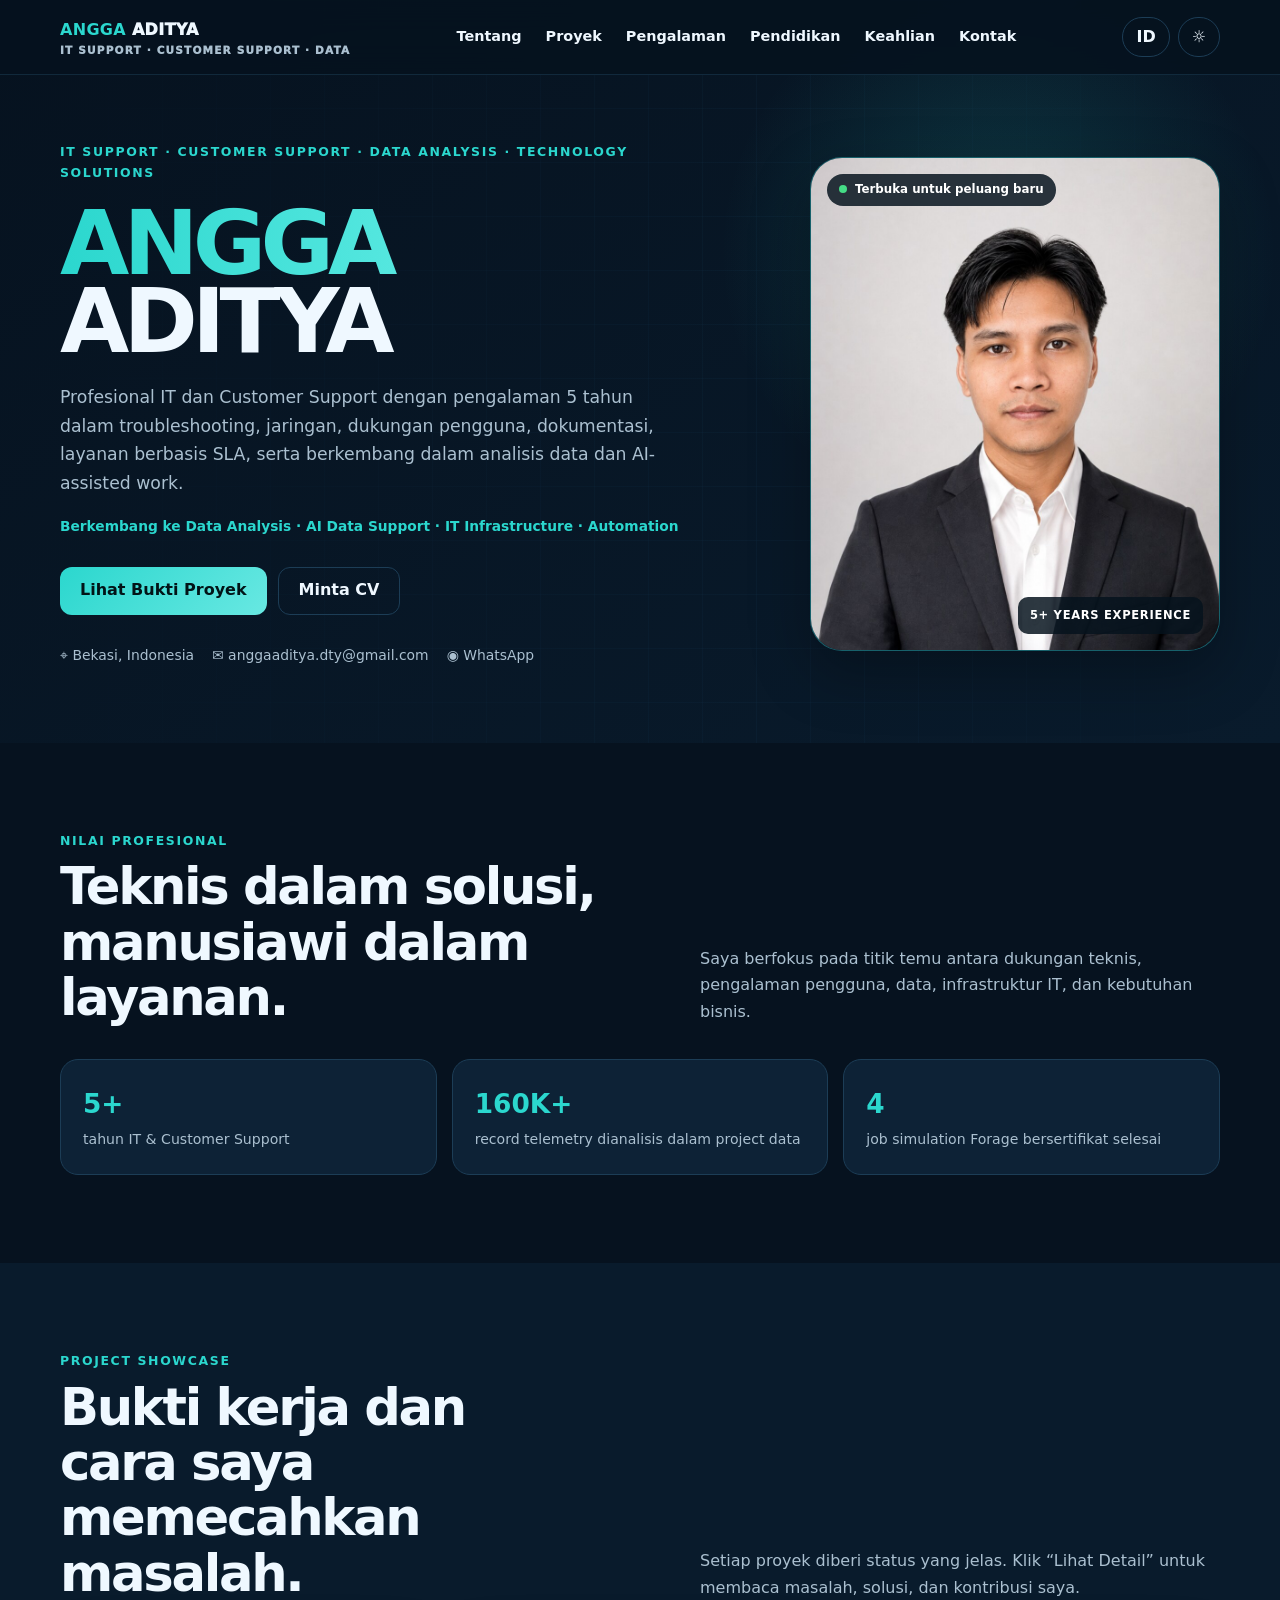
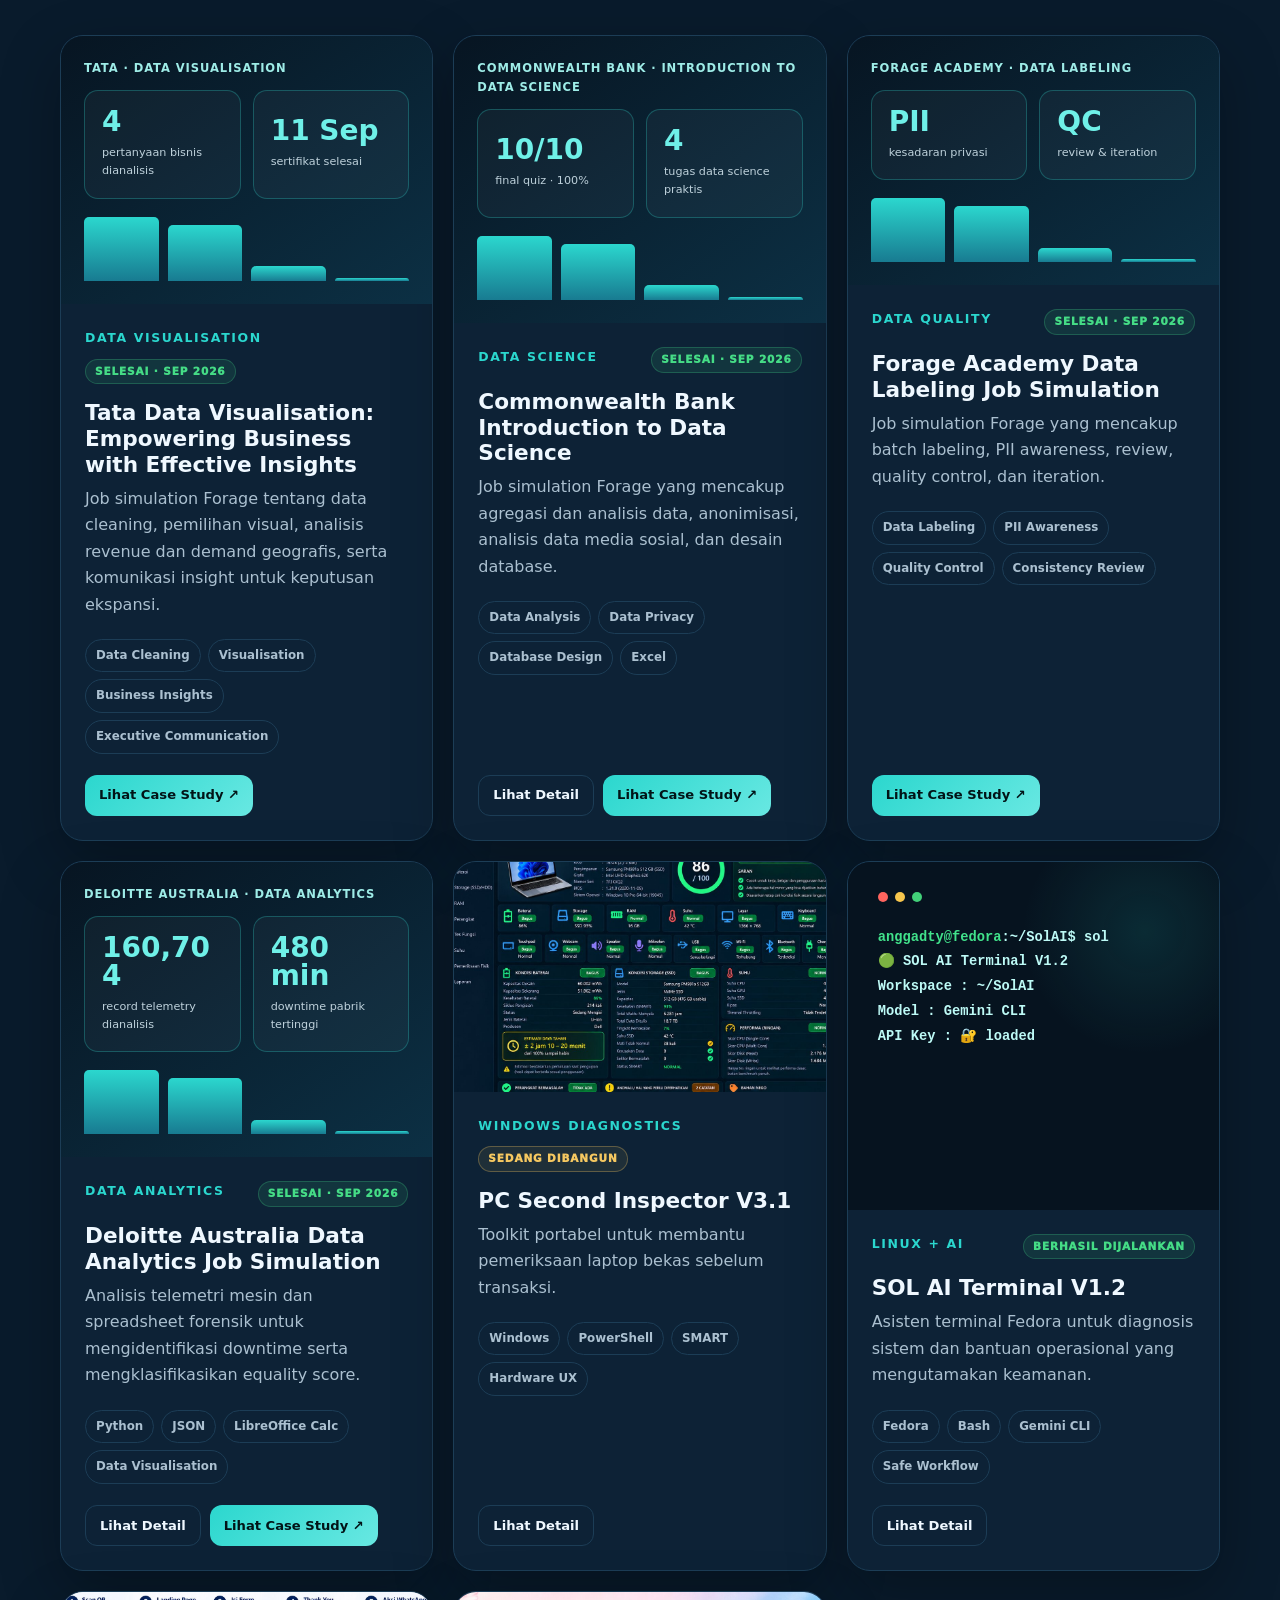
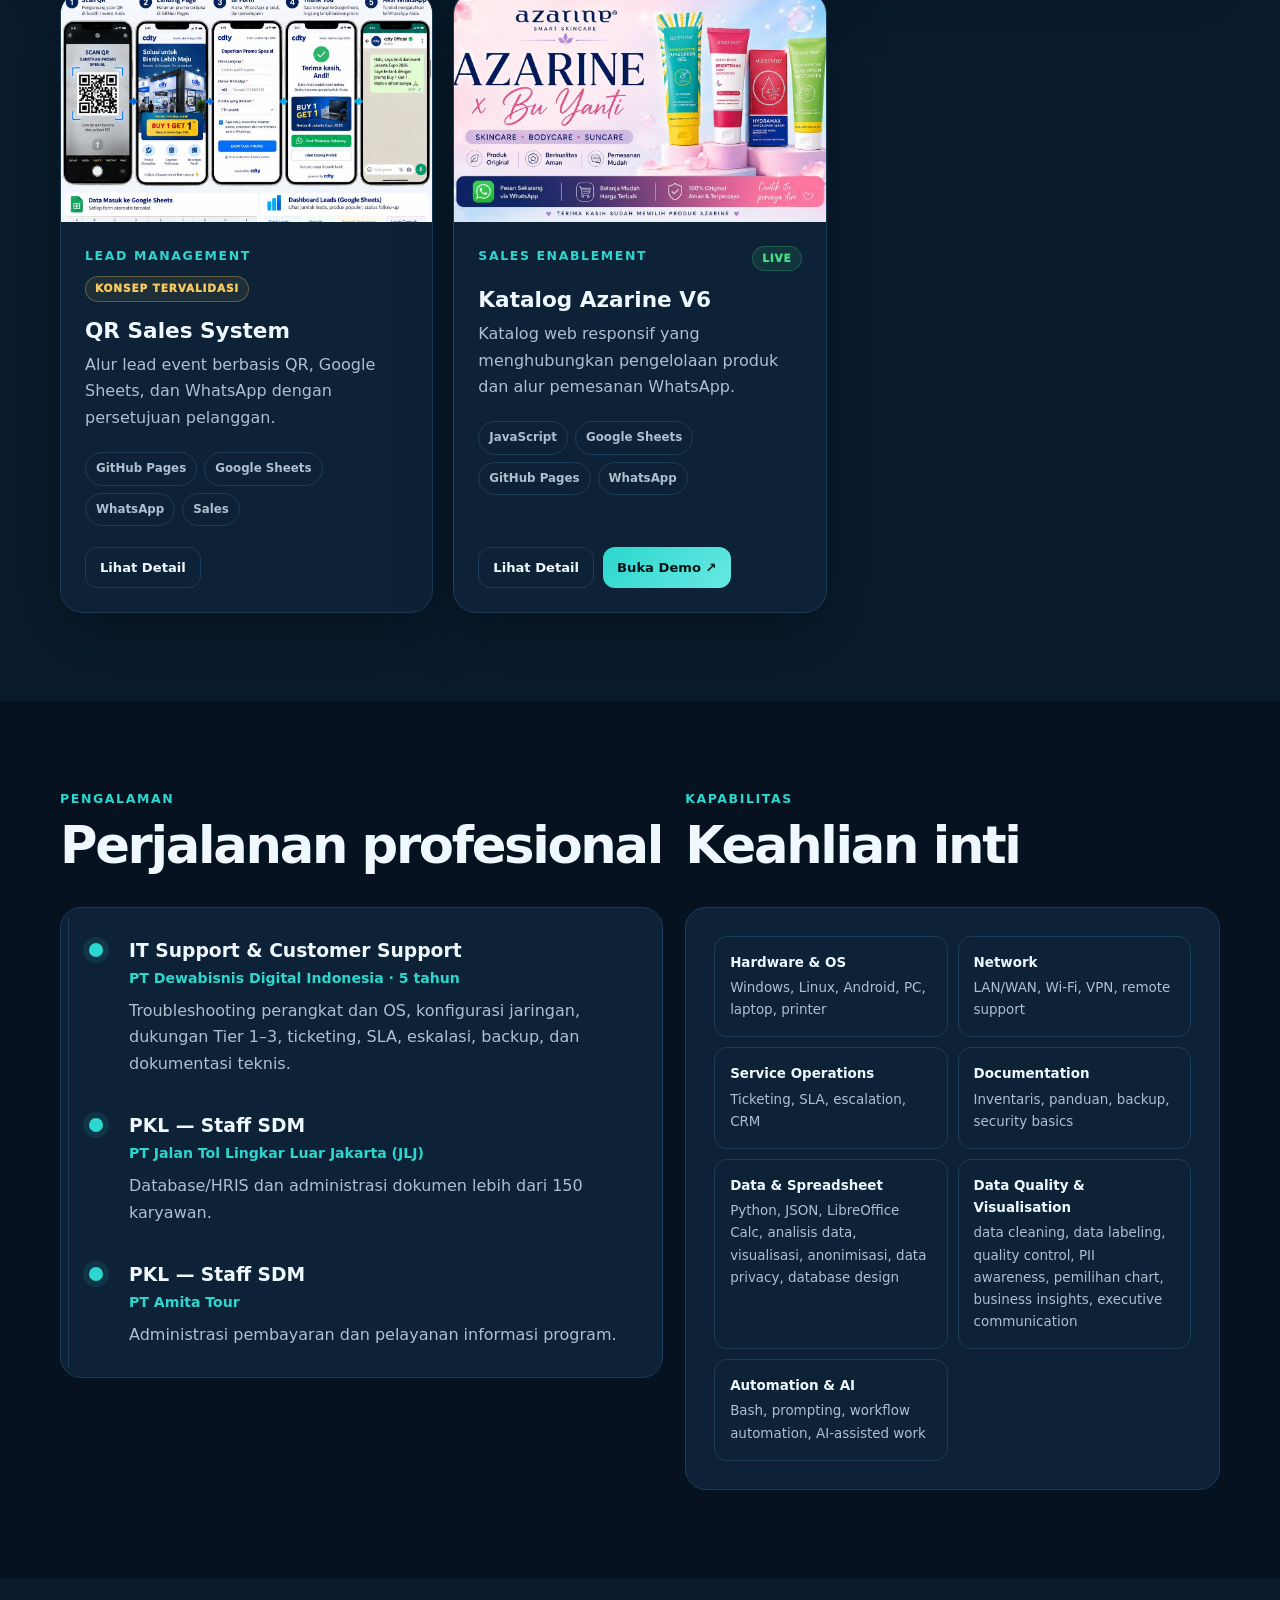
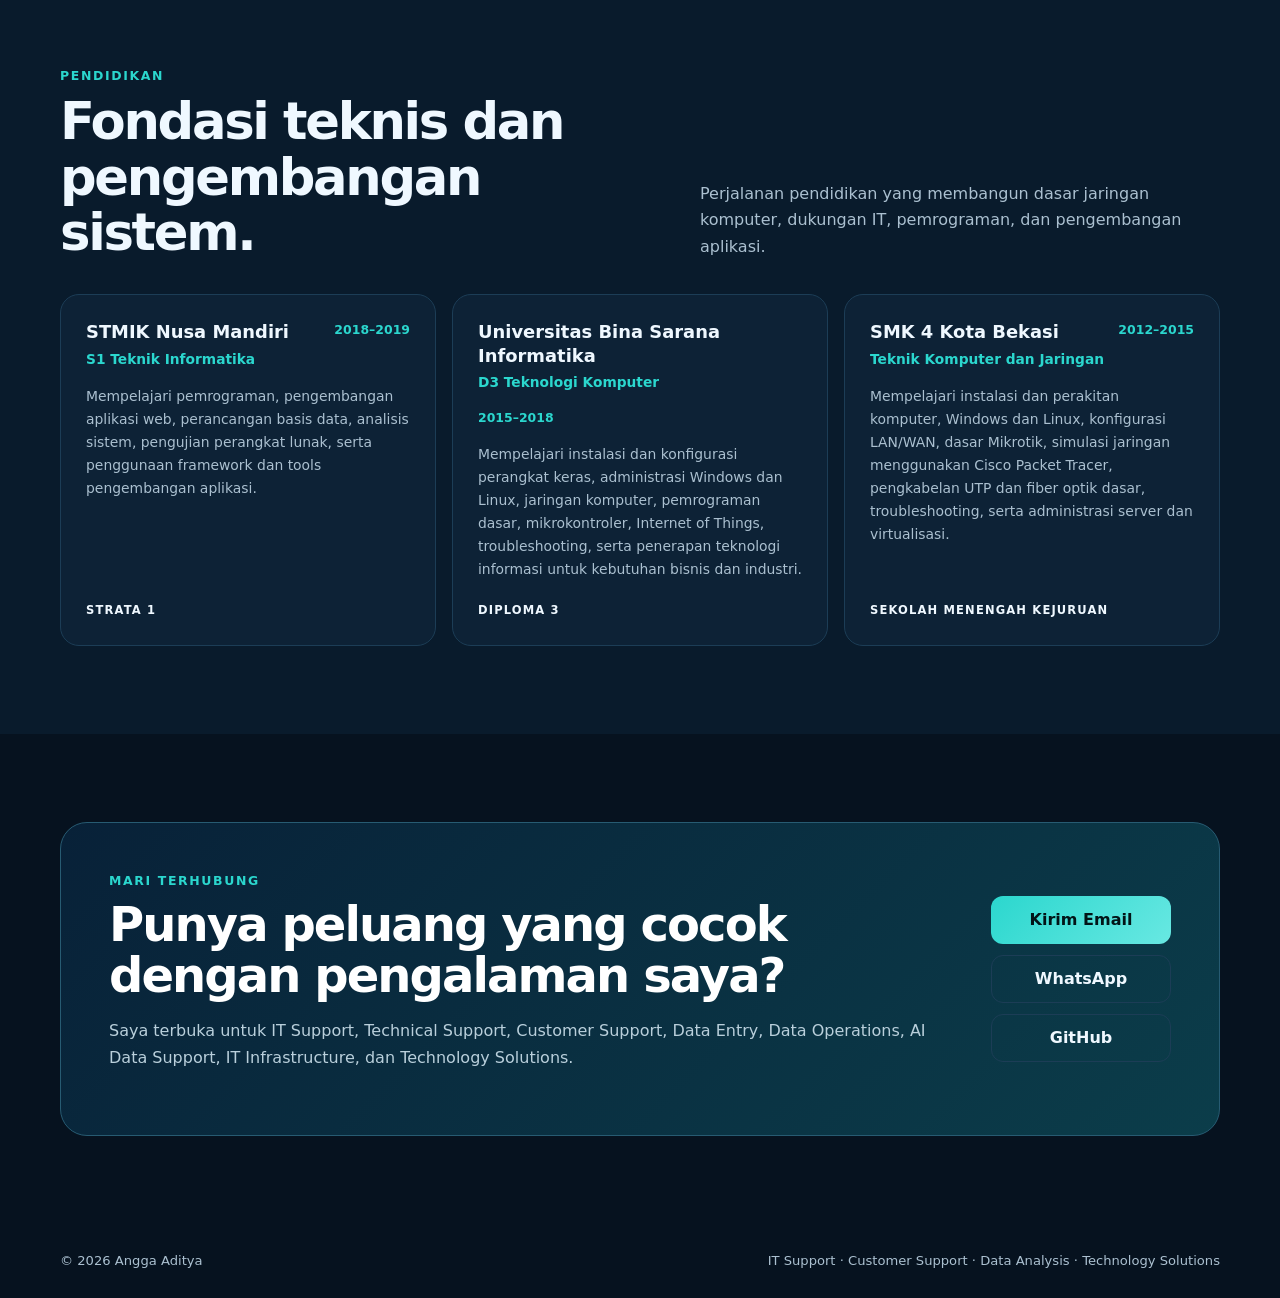
<file: index.html>
<!doctype html>
<html lang="id">
<head>
  <meta charset="utf-8">
  <meta name="viewport" content="width=device-width,initial-scale=1">
  <meta name="description" content="Portofolio Angga Aditya — IT Support, Customer Support, Data Analysis, AI-assisted digital work, automation, dan technology solutions.">
  <meta name="theme-color" content="#06121f">
  <meta property="og:title" content="Angga Aditya — Professional Portfolio">
  <meta property="og:description" content="IT Support · Customer Support · Data Analysis · Technology Solutions">
  <meta property="og:type" content="website">
  <meta property="og:url" content="https://cdtym1.github.io/">
  <meta name="twitter:card" content="summary">
  <link rel="icon" href="data:image/svg+xml,<svg xmlns=%22http://www.w3.org/2000/svg%22 viewBox=%220 0 64 64%22><rect width=%2264%22 height=%2264%22 rx=%2215%22 fill=%22%2306121f%22/><text x=%2210%22 y=%2242%22 font-size=%2231%22 font-family=%22Arial%22 font-weight=%22900%22 fill=%22%232bd7ce%22>AA</text></svg>">
  <title>Angga Aditya — IT Support, Customer Support & Data Analysis</title>
  <style>
    :root{--bg:#06121f;--bg2:#091b2c;--card:#0d2236;--line:#1c3d56;--text:#eff8ff;--muted:#abc0d0;--a:#2bd7ce;--blue:#43aef5;--green:#45dc86;--shadow:0 22px 60px rgba(0,0,0,.28)}
    *{box-sizing:border-box;min-width:0}html{scroll-behavior:smooth;scroll-padding-top:96px}body{margin:0;background:var(--bg);color:var(--text);font:16px/1.65 Inter,ui-sans-serif,system-ui,-apple-system,"Segoe UI",sans-serif;overflow-x:hidden;overflow-wrap:anywhere}body.light{--bg:#f3f8fb;--bg2:#fff;--card:#fff;--line:#d6e5ee;--text:#0a1b2c;--muted:#526b7d;--shadow:0 18px 40px rgba(8,31,50,.1)}a{color:inherit;text-decoration:none}button{font:inherit}img{display:block;max-width:100%}.wrap{width:min(1160px,calc(100% - 40px));margin:auto}
    .nav{position:fixed;z-index:20;inset:0 0 auto;background:rgba(6,18,31,.9);backdrop-filter:blur(16px);border-bottom:1px solid rgba(80,170,210,.16)}body.light .nav{background:rgba(255,255,255,.9)}.navin{min-height:74px;height:auto;padding:10px 0;display:flex;align-items:center;justify-content:space-between;gap:18px}.brand{font-weight:950;letter-spacing:.02em;flex:0 1 auto}.brand b{color:var(--a)}.brand small{display:block;color:var(--muted);font-size:.66rem;letter-spacing:.11em;line-height:1.35}.links{display:flex;gap:clamp(10px,2vw,24px);font-size:.9rem;font-weight:750;flex-wrap:wrap;justify-content:center;align-items:center}.links a:hover{color:var(--a)}.controls{display:flex;gap:8px;flex:0 0 auto}.pillbtn{min-height:40px;padding:0 13px;border:1px solid var(--line);border-radius:99px;background:transparent;color:var(--text);cursor:pointer;font-weight:800}.menu{display:none}
    .hero{min-height:720px;padding:142px 0 76px;display:grid;align-items:center;position:relative;overflow:hidden;background:radial-gradient(circle at 78% 34%,rgba(43,215,206,.18),transparent 25%),linear-gradient(145deg,var(--bg),var(--bg2))}.hero:before{content:"";position:absolute;inset:0;opacity:.16;background-image:linear-gradient(rgba(67,174,245,.22) 1px,transparent 1px),linear-gradient(90deg,rgba(67,174,245,.22) 1px,transparent 1px);background-size:54px 54px;mask-image:linear-gradient(90deg,transparent,black 60%,transparent)}.heroGrid{position:relative;display:grid;grid-template-columns:minmax(0,1.15fr) minmax(280px,.85fr);gap:clamp(30px,5vw,64px);align-items:center}.eyebrow,.kicker{color:var(--a);font-size:.78rem;font-weight:900;letter-spacing:.13em;text-transform:uppercase;overflow-wrap:anywhere}.hero h1{font-size:clamp(3.2rem,7vw,6.3rem);line-height:.87;letter-spacing:-.065em;margin:22px 0;overflow-wrap:normal;word-break:normal}.hero h1 span{display:block;background:linear-gradient(90deg,var(--a),#79f5ee);color:transparent;background-clip:text;-webkit-background-clip:text}.role{font-size:1.08rem;color:var(--muted);max-width:690px}.growth{margin:18px 0 0;font-size:.86rem;color:var(--a);font-weight:800}.btns{display:flex;flex-wrap:wrap;gap:11px;margin:29px 0}.btn{display:inline-flex;align-items:center;justify-content:center;min-height:48px;max-width:100%;padding:10px 20px;border:1px solid var(--line);border-radius:12px;font-weight:850;cursor:pointer;background:transparent;color:var(--text);text-align:center;line-height:1.3;white-space:normal}.btn.primary{background:linear-gradient(135deg,var(--a),#68e8e2);color:#021417;border:0}.btn:hover{transform:translateY(-2px)}.quick{display:flex;flex-wrap:wrap;gap:10px 18px;color:var(--muted);font-size:.87rem}.quick>*{overflow-wrap:anywhere}.photo{position:relative;justify-self:end;width:min(410px,100%);aspect-ratio:.83;overflow:hidden;border:1px solid rgba(43,215,206,.35);border-radius:32px;box-shadow:var(--shadow);background:var(--card)}.photo img{width:100%;height:100%;object-fit:cover;object-position:center 22%}.open{position:absolute;top:16px;left:16px;right:16px;width:max-content;max-width:calc(100% - 32px);padding:8px 12px;border-radius:99px;background:rgba(5,18,29,.84);color:white;font-size:.74rem;font-weight:800;line-height:1.3}.open:before{content:"";display:inline-block;width:8px;height:8px;border-radius:50%;background:var(--green);margin-right:8px}.exp{position:absolute;right:16px;bottom:16px;max-width:calc(100% - 32px);padding:9px 12px;border-radius:10px;background:rgba(5,18,29,.84);color:white;font-size:.72rem;font-weight:900;letter-spacing:.06em;text-align:center}
    section{padding:88px 0}.alt{background:var(--bg2)}.head{display:flex;justify-content:space-between;align-items:end;gap:28px;margin-bottom:34px}.head>*{min-width:0}.head h2{font-size:clamp(2rem,4vw,3.3rem);line-height:1.08;letter-spacing:-.045em;margin:8px 0 0;overflow-wrap:normal}.head p{max-width:520px;color:var(--muted);margin:0}.proofs{display:grid;grid-template-columns:repeat(auto-fit,minmax(min(220px,100%),1fr));gap:15px}.proof{border:1px solid var(--line);border-radius:18px;padding:22px;background:var(--card)}.proof b{font-size:1.65rem;color:var(--a);display:block}.proof span{color:var(--muted);font-size:.88rem}
    .projects{display:grid;grid-template-columns:repeat(auto-fit,minmax(min(340px,100%),1fr));gap:20px}.project{border:1px solid var(--line);border-radius:23px;background:var(--card);overflow:hidden;box-shadow:var(--shadow);display:flex;flex-direction:column}.visual{min-height:230px;height:auto;overflow:hidden;background:linear-gradient(140deg,#0c2a42,#0d5260);position:relative}.visual>img{width:100%;height:230px;object-fit:cover}.qrMock{background:#f4f8ff}.qrMock img{object-position:center top}.terminal{height:100%;min-height:230px;padding:30px;color:#bdfaf6;font:600 .86rem/1.8 ui-monospace,SFMono-Regular,Consolas,monospace;background:radial-gradient(circle at 80% 20%,rgba(43,215,206,.12),transparent 30%),#06131f;overflow:auto}.terminal .bar{display:flex;gap:7px;margin-bottom:24px}.terminal .bar i{width:10px;height:10px;border-radius:50%;background:#ff655f;flex:0 0 auto}.terminal .bar i:nth-child(2){background:#f7c64d}.terminal .bar i:nth-child(3){background:#42d179}.terminal em{color:#41e28b;font-style:normal}.body{padding:24px;display:flex;flex-direction:column;flex:1}.topline{display:flex;align-items:flex-start;justify-content:space-between;gap:10px;flex-wrap:wrap}.status{padding:5px 9px;border-radius:99px;font-size:.66rem;font-weight:950;letter-spacing:.08em;background:rgba(69,220,134,.1);color:var(--green);border:1px solid rgba(69,220,134,.25);line-height:1.3;text-align:center;white-space:normal}.status.progress{color:#f6c860;border-color:rgba(246,200,96,.3);background:rgba(246,200,96,.08)}.project h3{font-size:1.35rem;line-height:1.2;margin:16px 0 8px}.project p{color:var(--muted);margin:0}.tags{display:flex;flex-wrap:wrap;gap:7px;margin:21px 0}.tag{font-size:.74rem;font-weight:750;color:var(--muted);border:1px solid var(--line);border-radius:99px;padding:6px 10px;overflow-wrap:anywhere}.projectActions{display:flex;gap:9px;flex-wrap:wrap;margin-top:auto}.projectActions>*{flex:0 1 auto}.small{min-height:41px;padding:8px 14px;font-size:.82rem}
    .analyticsMock{min-height:230px;padding:23px;background:linear-gradient(145deg,#071522,#0c3044);display:grid;grid-template-columns:repeat(2,minmax(0,1fr));grid-template-rows:auto 1fr auto;gap:12px;color:white}.analyticsTitle{grid-column:1/-1;font-size:.72rem;font-weight:900;letter-spacing:.08em;color:#9eece7;overflow-wrap:anywhere}.metric{border:1px solid rgba(43,215,206,.28);border-radius:14px;padding:17px;background:rgba(255,255,255,.035);display:flex;flex-direction:column;justify-content:center}.metric b{font-size:clamp(1.35rem,4vw,1.75rem);line-height:1;color:#6ff0e8}.metric span{margin-top:8px;font-size:.7rem;color:#bed1db}.bars{grid-column:1/-1;display:flex;align-items:flex-end;gap:9px;height:70px;padding-top:6px}.bars i{display:block;flex:1;border-radius:5px 5px 0 0;background:linear-gradient(#2bd7ce,#187b91)}.bars i:nth-child(1){height:100%}.bars i:nth-child(2){height:88%}.bars i:nth-child(3){height:23%}.bars i:nth-child(4){height:5%}
    .split{display:grid;grid-template-columns:minmax(0,1.06fr) minmax(0,.94fr);gap:22px}.panel{padding:28px;border:1px solid var(--line);border-radius:21px;background:var(--card)}.timeline{position:relative}.timeline:before{content:"";position:absolute;left:7px;top:10px;bottom:10px;width:1px;background:var(--line)}.job{position:relative;padding:0 0 34px 40px}.job:last-child{padding-bottom:0}.job:before{content:"";position:absolute;left:0;top:7px;width:14px;height:14px;border-radius:50%;background:var(--a);box-shadow:0 0 0 6px rgba(43,215,206,.1)}.job h3{margin:0}.company{color:var(--a);font-size:.88rem;font-weight:800}.job p{color:var(--muted);margin:8px 0 0}.skillGrid{display:grid;grid-template-columns:repeat(auto-fit,minmax(min(220px,100%),1fr));gap:10px;align-items:stretch}.skill{padding:15px;border:1px solid var(--line);border-radius:13px;color:var(--muted);font-size:.84rem;height:100%;overflow-wrap:anywhere}.skill b{display:block;color:var(--text);margin-bottom:3px}.educationGrid{display:grid;grid-template-columns:repeat(auto-fit,minmax(min(260px,100%),1fr));gap:16px}.educationCard{padding:25px;border:1px solid var(--line);border-radius:19px;background:var(--card);display:flex;flex-direction:column}.eduTop{display:flex;align-items:flex-start;justify-content:space-between;gap:14px;flex-wrap:wrap;margin-bottom:15px}.eduYear{white-space:normal;color:var(--a);font-size:.78rem;font-weight:900}.educationCard h3{font-size:1.12rem;line-height:1.3;margin:0 0 4px}.educationCard .major{color:var(--a);font-weight:800;font-size:.86rem}.educationCard p{color:var(--muted);font-size:.87rem;margin:0}.eduLevel{display:inline-block;margin-top:auto;padding-top:20px;color:var(--text);font-size:.72rem;font-weight:900;letter-spacing:.1em;text-transform:uppercase}
    .contact{padding:48px;border-radius:27px;border:1px solid #275b72;background:linear-gradient(135deg,#082138,#0b3d4a);display:grid;grid-template-columns:minmax(0,1fr) minmax(180px,auto);gap:30px;align-items:center;color:white}.contact h2{font-size:clamp(2rem,4vw,3rem);line-height:1.08;letter-spacing:-.04em;margin:7px 0 12px}.contact p{color:#b9cfdb}.contact .btns{margin:0;display:grid;min-width:0}.footer{padding:26px 0;color:var(--muted);font-size:.82rem}.footer .wrap{display:flex;justify-content:space-between;gap:16px;flex-wrap:wrap}
    dialog{width:min(820px,calc(100% - 28px));max-height:88vh;border:1px solid var(--line);border-radius:24px;padding:0;background:var(--card);color:var(--text);box-shadow:0 35px 100px rgba(0,0,0,.55)}dialog::backdrop{background:rgba(1,8,14,.78);backdrop-filter:blur(5px)}.modalHead{padding:25px 28px;border-bottom:1px solid var(--line);display:flex;justify-content:space-between;gap:20px}.modalHead h2{margin:0;font-size:1.35rem}.close{border:1px solid var(--line);background:transparent;color:var(--text);width:39px;height:39px;border-radius:50%;cursor:pointer;flex:0 0 39px}.modalBody{padding:28px;overflow:auto}.caseMedia{display:none;margin:0 0 22px;border:1px solid var(--line);border-radius:16px;overflow:hidden;background:white}.caseMedia.show{display:block}.caseMedia img{width:100%;height:auto}.caseGrid{display:grid;grid-template-columns:repeat(auto-fit,minmax(min(240px,100%),1fr));gap:12px;margin:22px 0}.case{border:1px solid var(--line);padding:17px;border-radius:14px}.case b{display:block;color:var(--a);font-size:.77rem;text-transform:uppercase;letter-spacing:.08em;margin-bottom:6px}.case p{color:var(--muted);margin:0;font-size:.9rem}.reveal{opacity:0;transform:translateY(16px);transition:.55s}.reveal.show{opacity:1;transform:none}
    @media(max-width:980px){.links{display:none}.menu{display:block}.heroGrid,.split{grid-template-columns:1fr}.photo{justify-self:start}.contact{grid-template-columns:1fr}.contact .btns{display:flex}.nav.open .links{display:flex;position:absolute;top:100%;inset-inline:0;padding:20px;flex-direction:column;align-items:stretch;background:var(--bg2);border-bottom:1px solid var(--line)}.nav.open .links a{padding:8px 0}}
    @media(max-width:600px){.wrap{width:min(100% - 28px,1160px)}.brand small{display:none}.hero{padding:122px 0 62px}.hero h1{font-size:clamp(3rem,16vw,4.6rem)}.head{display:block}.head p{margin-top:14px}.visual>img{height:205px}.analyticsMock{grid-template-columns:1fr}.analyticsTitle,.bars{grid-column:1}.contact{padding:29px 22px}.contact .btns{display:grid}.navin{gap:8px}.pillbtn{padding:0 10px}.projectActions .btn{flex:1 1 150px}.skillGrid{grid-template-columns:1fr}}
  </style>
</head>
<body>
  <nav class="nav" id="nav"><div class="wrap navin"><a class="brand" href="#top"><b>ANGGA</b> ADITYA<small>IT SUPPORT · CUSTOMER SUPPORT · DATA</small></a><div class="links"><a href="#about" data-i18n="navAbout">Tentang</a><a href="#projects" data-i18n="navProjects">Proyek</a><a href="#experience" data-i18n="navExperience">Pengalaman</a><a href="#education" data-i18n="navEducation">Pendidikan</a><a href="#skills" data-i18n="navSkills">Keahlian</a><a href="#contact" data-i18n="navContact">Kontak</a></div><div class="controls"><button class="pillbtn lang" id="lang" aria-label="Ganti bahasa">ID</button><button class="pillbtn" id="theme" aria-label="Ganti tema">☼</button><button class="pillbtn menu" id="menu" aria-label="Buka menu">☰</button></div></div></nav>
  <main id="top">
    <header class="hero"><div class="wrap heroGrid"><div><div class="eyebrow">IT Support · Customer Support · Data Analysis · Technology Solutions</div><h1><span>ANGGA</span> ADITYA</h1><p class="role" data-i18n="hero">Profesional IT dan Customer Support dengan pengalaman 5 tahun dalam troubleshooting, jaringan, dukungan pengguna, dokumentasi, layanan berbasis SLA, serta berkembang dalam analisis data dan AI-assisted work.</p><p class="growth" data-i18n="growth">Berkembang ke Data Analysis · AI Data Support · IT Infrastructure · Automation</p><div class="btns"><a class="btn primary" href="#projects" data-i18n="view">Lihat Bukti Proyek</a><a class="btn" id="cvRequest" href="https://wa.me/628998253659?text=Halo%20Angga%2C%20saya%20tertarik%20dengan%20profil%20Anda%20dan%20ingin%20meminta%20CV%20lengkap." target="_blank" rel="noopener" data-i18n="cv">Minta CV</a></div><div class="quick"><span>⌖ Bekasi, Indonesia</span><a href="mailto:anggaaditya.dty@gmail.com">✉ anggaaditya.dty@gmail.com</a><a href="https://wa.me/628998253659" target="_blank" rel="noopener" aria-label="Hubungi Angga melalui WhatsApp">◉ WhatsApp</a></div></div><div class="photo"><span class="open" data-i18n="available">Terbuka untuk peluang baru</span><img src="assets/angga-aditya.jpg" alt="Foto profesional Angga Aditya" width="900" height="1200"><span class="exp">5+ YEARS EXPERIENCE</span></div></div></header>
    <section id="about"><div class="wrap"><div class="head reveal"><div><div class="kicker" data-i18n="valueKicker">Nilai profesional</div><h2 data-i18n-html="valueTitle">Teknis dalam solusi,<br>manusiawi dalam layanan.</h2></div><p data-i18n="valueText">Saya berfokus pada titik temu antara dukungan teknis, pengalaman pengguna, data, infrastruktur IT, dan kebutuhan bisnis.</p></div><div class="proofs"><div class="proof reveal"><b>5+</b><span data-i18n="proofYears">tahun IT & Customer Support</span></div><div class="proof reveal"><b>160K+</b><span data-i18n="proofRecords">record telemetry dianalisis dalam project data</span></div><div class="proof reveal"><b>2</b><span data-i18n="proofForage">job simulation Forage bersertifikat selesai</span></div></div></div></section>
    <section class="alt" id="projects"><div class="wrap"><div class="head reveal"><div><div class="kicker">Project showcase</div><h2 data-i18n-html="projectsTitle">Bukti kerja dan<br>cara saya memecahkan masalah.</h2></div><p data-i18n="projectsText">Setiap proyek diberi status yang jelas. Klik “Lihat Detail” untuk membaca masalah, solusi, dan kontribusi saya.</p></div><div class="projects">
      <article class="project reveal"><div class="visual analyticsMock"><div class="analyticsTitle">COMMONWEALTH BANK · INTRODUCTION TO DATA SCIENCE</div><div class="metric"><b>10/10</b><span data-i18n="commQuiz">final quiz · 100%</span></div><div class="metric"><b>4</b><span data-i18n="commTasks">tugas data science praktis</span></div><div class="bars"><i></i><i></i><i></i><i></i></div></div><div class="body"><div class="topline"><span class="kicker">Data science</span><span class="status" data-i18n="completedSep">SELESAI · SEP 2026</span></div><h3>Commonwealth Bank Introduction to Data Science</h3><p data-i18n="commDesc">Job simulation Forage yang mencakup agregasi dan analisis data, anonimisasi, analisis data media sosial, dan desain database.</p><div class="tags"><span class="tag">Data Analysis</span><span class="tag">Data Privacy</span><span class="tag">Database Design</span><span class="tag">Excel</span></div><div class="projectActions"><button class="btn small detail" data-case="commbank" data-i18n="detail">Lihat Detail</button><a class="btn primary small" href="commonwealth-data-science.html" data-i18n="caseStudy">Lihat Case Study ↗</a></div></div></article>
      <article class="project reveal"><div class="visual analyticsMock"><div class="analyticsTitle">DELOITTE AUSTRALIA · DATA ANALYTICS</div><div class="metric"><b>160,704</b><span data-i18n="telemetryRecords">record telemetry dianalisis</span></div><div class="metric"><b>480 min</b><span data-i18n="highestDowntime">downtime pabrik tertinggi</span></div><div class="bars"><i></i><i></i><i></i><i></i></div></div><div class="body"><div class="topline"><span class="kicker">Data analytics</span><span class="status" data-i18n="completedSep">SELESAI · SEP 2026</span></div><h3>Deloitte Australia Data Analytics Job Simulation</h3><p data-i18n="deloitteDesc">Analisis telemetri mesin dan spreadsheet forensik untuk mengidentifikasi downtime serta mengklasifikasikan equality score.</p><div class="tags"><span class="tag">Python</span><span class="tag">JSON</span><span class="tag">LibreOffice Calc</span><span class="tag">Data Visualisation</span></div><div class="projectActions"><button class="btn small detail" data-case="deloitte" data-i18n="detail">Lihat Detail</button><a class="btn primary small" href="deloitte-data-analytics.html" data-i18n="caseStudy">Lihat Case Study ↗</a></div></div></article>
      <article class="project reveal"><div class="visual"><img src="assets/project-pc-inspector.jpg" alt="Mockup PC Second Inspector V3.1" loading="lazy" width="1200" height="675"></div><div class="body"><div class="topline"><span class="kicker">Windows diagnostics</span><span class="status progress" data-i18n="building">SEDANG DIBANGUN</span></div><h3>PC Second Inspector V3.1</h3><p data-i18n="pcDesc">Toolkit portabel untuk membantu pemeriksaan laptop bekas sebelum transaksi.</p><div class="tags"><span class="tag">Windows</span><span class="tag">PowerShell</span><span class="tag">SMART</span><span class="tag">Hardware UX</span></div><div class="projectActions"><button class="btn small detail" data-case="pc" data-i18n="detail">Lihat Detail</button></div></div></article>
      <article class="project reveal"><div class="visual terminal"><div class="bar"><i></i><i></i><i></i></div><div><em>anggadty@fedora</em>:~/SolAI$ sol</div><div>🟢 SOL AI Terminal V1.2</div><div>Workspace : ~/SolAI</div><div>Model : Gemini CLI</div><div>API Key : 🔐 loaded</div></div><div class="body"><div class="topline"><span class="kicker">Linux + AI</span><span class="status" data-i18n="running">BERHASIL DIJALANKAN</span></div><h3>SOL AI Terminal V1.2</h3><p data-i18n="solDesc">Asisten terminal Fedora untuk diagnosis sistem dan bantuan operasional yang mengutamakan keamanan.</p><div class="tags"><span class="tag">Fedora</span><span class="tag">Bash</span><span class="tag">Gemini CLI</span><span class="tag">Safe Workflow</span></div><div class="projectActions"><button class="btn small detail" data-case="sol" data-i18n="detail">Lihat Detail</button></div></div></article>
      <article class="project reveal"><div class="visual qrMock"><img src="assets/project-qr-sales.jpg" alt="Mockup QR Sales Lead System dari scan QR hingga tindak lanjut WhatsApp" loading="lazy" width="1225" height="1284"></div><div class="body"><div class="topline"><span class="kicker">Lead management</span><span class="status progress" data-i18n="validated">KONSEP TERVALIDASI</span></div><h3>QR Sales System</h3><p data-i18n="qrDesc">Alur lead event berbasis QR, Google Sheets, dan WhatsApp dengan persetujuan pelanggan.</p><div class="tags"><span class="tag">GitHub Pages</span><span class="tag">Google Sheets</span><span class="tag">WhatsApp</span><span class="tag">Sales</span></div><div class="projectActions"><button class="btn small detail" data-case="qr" data-i18n="detail">Lihat Detail</button></div></div></article>
      <article class="project reveal"><div class="visual"><img src="assets/project-azarine.jpg" alt="Mockup promosi Katalog Azarine V6" loading="lazy" width="1200" height="675"></div><div class="body"><div class="topline"><span class="kicker">Sales enablement</span><span class="status">LIVE</span></div><h3>Katalog Azarine V6</h3><p data-i18n="azarineDesc">Katalog web responsif yang menghubungkan pengelolaan produk dan alur pemesanan WhatsApp.</p><div class="tags"><span class="tag">JavaScript</span><span class="tag">Google Sheets</span><span class="tag">GitHub Pages</span><span class="tag">WhatsApp</span></div><div class="projectActions"><button class="btn small detail" data-case="azarine" data-i18n="detail">Lihat Detail</button><a class="btn primary small" href="https://cdtym1.github.io/azarine-product-catalog/?v=6" target="_blank" rel="noopener" data-i18n="openDemo">Buka Demo ↗</a></div></div></article>
    </div></div></section>
    <section id="experience"><div class="wrap split"><div><div class="head reveal"><div><div class="kicker" data-i18n="experienceKicker">Pengalaman</div><h2 data-i18n="experienceTitle">Perjalanan profesional</h2></div></div><div class="panel timeline reveal"><div class="job"><h3>IT Support & Customer Support</h3><div class="company" data-i18n="dewaCompany">PT Dewabisnis Digital Indonesia · 5 tahun</div><p data-i18n="dewaDesc">Troubleshooting perangkat dan OS, konfigurasi jaringan, dukungan Tier 1–3, ticketing, SLA, eskalasi, backup, dan dokumentasi teknis.</p></div><div class="job"><h3 data-i18n="hrIntern">PKL — Staff SDM</h3><div class="company">PT Jalan Tol Lingkar Luar Jakarta (JLJ)</div><p data-i18n="jljDesc">Database/HRIS dan administrasi dokumen lebih dari 150 karyawan.</p></div><div class="job"><h3 data-i18n="hrIntern">PKL — Staff SDM</h3><div class="company">PT Amita Tour</div><p data-i18n="amitaDesc">Administrasi pembayaran dan pelayanan informasi program.</p></div></div></div><div id="skills"><div class="head reveal"><div><div class="kicker" data-i18n="capabilities">Kapabilitas</div><h2 data-i18n="skillsTitle">Keahlian inti</h2></div></div><div class="panel skillGrid reveal" id="skillGrid"><noscript><div class="skill"><b>Hardware & OS</b><span>Windows, Linux, Android, PC, laptop, printer</span></div><div class="skill"><b>Network</b><span>LAN/WAN, Wi-Fi, VPN, remote support</span></div><div class="skill"><b>Service Operations</b><span>Ticketing, SLA, escalation, CRM</span></div><div class="skill"><b>Documentation</b><span>Inventaris, panduan, backup, security basics</span></div><div class="skill"><b>Data & Spreadsheet</b><span>Python, JSON, LibreOffice Calc, analisis data, visualisasi, anonimisasi, data privacy, database design</span></div><div class="skill"><b>Automation & AI</b><span>Bash, prompting, workflow automation, AI-assisted work</span></div></noscript></div></div></div></section>
    <section class="alt" id="education"><div class="wrap"><div class="head reveal"><div><div class="kicker" data-i18n="educationKicker">Pendidikan</div><h2 data-i18n-html="educationTitle">Fondasi teknis dan<br>pengembangan sistem.</h2></div><p data-i18n="educationText">Perjalanan pendidikan yang membangun dasar jaringan komputer, dukungan IT, pemrograman, dan pengembangan aplikasi.</p></div><div class="educationGrid">
      <article class="educationCard reveal"><div class="eduTop"><div><h3>STMIK Nusa Mandiri</h3><div class="major" data-i18n="nusaMajor">S1 Teknik Informatika</div></div><span class="eduYear">2018–2019</span></div><p data-i18n="nusaDesc">Mempelajari pemrograman, pengembangan aplikasi web, perancangan basis data, analisis sistem, pengujian perangkat lunak, serta penggunaan framework dan tools pengembangan aplikasi.</p><span class="eduLevel" data-i18n="bachelor">Strata 1</span></article>
      <article class="educationCard reveal"><div class="eduTop"><div><h3>Universitas Bina Sarana Informatika</h3><div class="major" data-i18n="bsiMajor">D3 Teknologi Komputer</div></div><span class="eduYear">2015–2018</span></div><p data-i18n="bsiDesc">Mempelajari instalasi dan konfigurasi perangkat keras, administrasi Windows dan Linux, jaringan komputer, pemrograman dasar, mikrokontroler, Internet of Things, troubleshooting, serta penerapan teknologi informasi untuk kebutuhan bisnis dan industri.</p><span class="eduLevel" data-i18n="diploma">Diploma 3</span></article>
      <article class="educationCard reveal"><div class="eduTop"><div><h3>SMK 4 Kota Bekasi</h3><div class="major" data-i18n="smkMajor">Teknik Komputer dan Jaringan</div></div><span class="eduYear">2012–2015</span></div><p data-i18n="smkDesc">Mempelajari instalasi dan perakitan komputer, Windows dan Linux, konfigurasi LAN/WAN, dasar Mikrotik, simulasi jaringan menggunakan Cisco Packet Tracer, pengkabelan UTP dan fiber optik dasar, troubleshooting, serta administrasi server dan virtualisasi.</p><span class="eduLevel" data-i18n="vocational">Sekolah Menengah Kejuruan</span></article>
    </div></div></section>
    <section id="contact"><div class="wrap"><div class="contact reveal"><div><div class="kicker" data-i18n="contactKicker">Mari terhubung</div><h2 data-i18n-html="contactTitle">Punya peluang yang cocok<br>dengan pengalaman saya?</h2><p data-i18n="contactText">Saya terbuka untuk IT Support, Technical Support, Customer Support, Data Entry, Data Operations, AI Data Support, IT Infrastructure, dan Technology Solutions.</p></div><div class="btns"><a class="btn primary" href="mailto:anggaaditya.dty@gmail.com" data-i18n="sendEmail">Kirim Email</a><a class="btn" href="https://wa.me/628998253659" target="_blank" rel="noopener">WhatsApp</a><a class="btn" href="https://github.com/cdtyM1" target="_blank" rel="noopener">GitHub</a></div></div></div></section>
  </main>
  <footer class="footer"><div class="wrap"><span>© <span id="year"></span> Angga Aditya</span><span>IT Support · Customer Support · Data Analysis · Technology Solutions</span></div></footer>
  <dialog id="caseDialog"><div class="modalHead"><h2 id="caseTitle"></h2><button class="close" id="closeDialog" aria-label="Tutup">×</button></div><div class="modalBody"><div class="caseMedia" id="caseMedia"></div><p id="caseSummary"></p><div class="caseGrid"><div class="case"><b data-i18n="problem">Masalah</b><p id="caseProblem"></p></div><div class="case"><b data-i18n="solution">Solusi</b><p id="caseSolution"></p></div><div class="case"><b data-i18n="myContribution">Kontribusi saya</b><p id="caseRole"></p></div><div class="case"><b>Status</b><p id="caseStatus"></p></div></div><div id="caseLink"></div></div></dialog>
  <script src="skills-data.js"></script>
  <script>
    const translations={
      id:{
        metaDescription:'Portofolio Angga Aditya — IT Support, Customer Support, Data Analysis, AI-assisted digital work, automation, dan technology solutions.',title:'Angga Aditya — IT Support, Customer Support & Data Analysis',navAbout:'Tentang',navProjects:'Proyek',navExperience:'Pengalaman',navEducation:'Pendidikan',navSkills:'Keahlian',navContact:'Kontak',hero:'Profesional IT dan Customer Support dengan pengalaman 5 tahun dalam troubleshooting, jaringan, dukungan pengguna, dokumentasi, layanan berbasis SLA, serta berkembang dalam analisis data dan AI-assisted work.',growth:'Berkembang ke Data Analysis · AI Data Support · IT Infrastructure · Automation',view:'Lihat Bukti Proyek',cv:'Minta CV',available:'Terbuka untuk peluang baru',valueKicker:'Nilai profesional',valueTitle:'Teknis dalam solusi,<br>manusiawi dalam layanan.',valueText:'Saya berfokus pada titik temu antara dukungan teknis, pengalaman pengguna, data, infrastruktur IT, dan kebutuhan bisnis.',proofYears:'tahun IT & Customer Support',proofRecords:'record telemetry dianalisis dalam project data',proofForage:'job simulation Forage bersertifikat selesai',projectsTitle:'Bukti kerja dan<br>cara saya memecahkan masalah.',projectsText:'Setiap proyek diberi status yang jelas. Klik “Lihat Detail” untuk membaca masalah, solusi, dan kontribusi saya.',commQuiz:'final quiz · 100%',commTasks:'tugas data science praktis',completedSep:'SELESAI · SEP 2026',commDesc:'Job simulation Forage yang mencakup agregasi dan analisis data, anonimisasi, analisis data media sosial, dan desain database.',telemetryRecords:'record telemetry dianalisis',highestDowntime:'downtime pabrik tertinggi',deloitteDesc:'Analisis telemetri mesin dan spreadsheet forensik untuk mengidentifikasi downtime serta mengklasifikasikan equality score.',detail:'Lihat Detail',caseStudy:'Lihat Case Study ↗',building:'SEDANG DIBANGUN',pcDesc:'Toolkit portabel untuk membantu pemeriksaan laptop bekas sebelum transaksi.',running:'BERHASIL DIJALANKAN',solDesc:'Asisten terminal Fedora untuk diagnosis sistem dan bantuan operasional yang mengutamakan keamanan.',validated:'KONSEP TERVALIDASI',qrDesc:'Alur lead event berbasis QR, Google Sheets, dan WhatsApp dengan persetujuan pelanggan.',azarineDesc:'Katalog web responsif yang menghubungkan pengelolaan produk dan alur pemesanan WhatsApp.',openDemo:'Buka Demo ↗',experienceKicker:'Pengalaman',experienceTitle:'Perjalanan profesional',dewaCompany:'PT Dewabisnis Digital Indonesia · 5 tahun',dewaDesc:'Troubleshooting perangkat dan OS, konfigurasi jaringan, dukungan Tier 1–3, ticketing, SLA, eskalasi, backup, dan dokumentasi teknis.',hrIntern:'PKL — Staff SDM',jljDesc:'Database/HRIS dan administrasi dokumen lebih dari 150 karyawan.',amitaDesc:'Administrasi pembayaran dan pelayanan informasi program.',capabilities:'Kapabilitas',skillsTitle:'Keahlian inti',educationKicker:'Pendidikan',educationTitle:'Fondasi teknis dan<br>pengembangan sistem.',educationText:'Perjalanan pendidikan yang membangun dasar jaringan komputer, dukungan IT, pemrograman, dan pengembangan aplikasi.',nusaMajor:'S1 Teknik Informatika',nusaDesc:'Mempelajari pemrograman, pengembangan aplikasi web, perancangan basis data, analisis sistem, pengujian perangkat lunak, serta penggunaan framework dan tools pengembangan aplikasi.',bachelor:'Strata 1',bsiMajor:'D3 Teknologi Komputer',bsiDesc:'Mempelajari instalasi dan konfigurasi perangkat keras, administrasi Windows dan Linux, jaringan komputer, pemrograman dasar, mikrokontroler, Internet of Things, troubleshooting, serta penerapan teknologi informasi untuk kebutuhan bisnis dan industri.',diploma:'Diploma 3',smkMajor:'Teknik Komputer dan Jaringan',smkDesc:'Mempelajari instalasi dan perakitan komputer, Windows dan Linux, konfigurasi LAN/WAN, dasar Mikrotik, simulasi jaringan menggunakan Cisco Packet Tracer, pengkabelan UTP dan fiber optik dasar, troubleshooting, serta administrasi server dan virtualisasi.',vocational:'Sekolah Menengah Kejuruan',contactKicker:'Mari terhubung',contactTitle:'Punya peluang yang cocok<br>dengan pengalaman saya?',contactText:'Saya terbuka untuk IT Support, Technical Support, Customer Support, Data Entry, Data Operations, AI Data Support, IT Infrastructure, dan Technology Solutions.',sendEmail:'Kirim Email',problem:'Masalah',solution:'Solusi',myContribution:'Kontribusi saya',openProjectDemo:'Buka Demo ↗'},
      en:{metaDescription:'Angga Aditya portfolio — IT Support, Customer Support, Data Analysis, AI-assisted digital work, automation, and technology solutions.',title:'Angga Aditya — IT Support, Customer Support & Data Analysis',navAbout:'About',navProjects:'Projects',navExperience:'Experience',navEducation:'Education',navSkills:'Skills',navContact:'Contact',hero:'IT and Customer Support professional with 5 years of experience in troubleshooting, networking, user support, documentation, SLA-based service, and growing capabilities in data analysis and AI-assisted work.',growth:'Growing into Data Analysis · AI Data Support · IT Infrastructure · Automation',view:'View Project Evidence',cv:'Request CV',available:'Open to new opportunities',valueKicker:'Professional value',valueTitle:'Technical in solutions,<br>human in service.',valueText:'I focus on the intersection of technical support, user experience, data, IT infrastructure, and business needs.',proofYears:'years in IT & Customer Support',proofRecords:'telemetry records analysed in a data project',proofForage:'certified Forage job simulations completed',projectsTitle:'Evidence of work and<br>how I solve problems.',projectsText:'Each project has a clear status. Select “View Details” to read the problem, solution, and my contribution.',commQuiz:'final quiz · 100%',commTasks:'practical data science tasks',completedSep:'COMPLETED · SEP 2026',commDesc:'Forage job simulation covering data aggregation and analysis, anonymisation, social-media data analysis, and database design.',telemetryRecords:'telemetry records analysed',highestDowntime:'highest factory downtime',deloitteDesc:'Machine telemetry and forensic spreadsheet analysis to identify downtime and classify equality scores.',detail:'View Details',caseStudy:'View Case Study ↗',building:'IN DEVELOPMENT',pcDesc:'Portable toolkit designed to help inspect used laptops before a transaction.',running:'SUCCESSFULLY RUNNING',solDesc:'Fedora terminal assistant for system diagnosis and operational support with a safety-first workflow.',validated:'CONCEPT VALIDATED',qrDesc:'QR-based event lead workflow using Google Sheets and WhatsApp with customer consent.',azarineDesc:'Responsive web catalogue connecting product management with a WhatsApp ordering workflow.',openDemo:'Open Demo ↗',experienceKicker:'Experience',experienceTitle:'Professional journey',dewaCompany:'PT Dewabisnis Digital Indonesia · 5 years',dewaDesc:'Device and OS troubleshooting, network configuration, Tier 1–3 support, ticketing, SLA handling, escalation, backups, and technical documentation.',hrIntern:'Human Resources Intern',jljDesc:'Database/HRIS and document administration for more than 150 employees.',amitaDesc:'Payment administration and programme information support.',capabilities:'Capabilities',skillsTitle:'Core skills',educationKicker:'Education',educationTitle:'Technical foundations and<br>systems development.',educationText:'An educational path that built foundations in computer networking, IT support, programming, and application development.',nusaMajor:'Undergraduate Studies in Informatics Engineering',nusaDesc:'Studied programming, web application development, database design, systems analysis, software testing, frameworks, and application-development tools.',bachelor:'Undergraduate Studies',bsiMajor:'Diploma in Computer Technology',bsiDesc:'Studied hardware installation and configuration, Windows and Linux administration, computer networking, introductory programming, microcontrollers, Internet of Things, troubleshooting, and business applications of technology.',diploma:'Diploma 3',smkMajor:'Computer and Network Engineering',smkDesc:'Studied computer installation and assembly, Windows and Linux, LAN/WAN configuration, MikroTik fundamentals, Cisco Packet Tracer network simulation, UTP cabling, basic fibre optics, troubleshooting, server administration, and virtualisation.',vocational:'Vocational High School',contactKicker:'Let’s connect',contactTitle:'Have an opportunity that fits<br>my experience?',contactText:'I am open to IT Support, Technical Support, Customer Support, Data Entry, Data Operations, AI Data Support, IT Infrastructure, and Technology Solutions roles.',sendEmail:'Send Email',problem:'Problem',solution:'Solution',myContribution:'My contribution',openProjectDemo:'Open Demo ↗'}
    };
    const cases={
      commbank:{id:{title:'Commonwealth Bank Introduction to Data Science Job Simulation — Forage',summary:'Virtual job simulation yang mencakup empat tugas praktis: agregasi dan analisis data, anonimisasi data, proposal analisis data media sosial, dan desain database.',problem:'Data transaksi, data pelanggan, konten media sosial, dan kebutuhan penyimpanan terstruktur memerlukan pendekatan analisis serta privasi yang berbeda.',solution:'Menganalisis transaksi supermarket dengan spreadsheet, membuat dataset pelanggan yang dianonimkan, mengusulkan analisis sentimen dan engagement untuk media sosial, serta merancang relational database dengan primary key dan foreign key.',role:'Menyelesaikan empat tugas praktis, memvalidasi hasil agregasi, menerapkan prinsip data privacy, menyusun proposal insight bisnis, dan membuat rancangan database terstruktur.',status:'Selesai September 2026. Memperoleh Certificate of Completion melalui Forage. Nilai final quiz: 100% (10/10).'},en:{title:'Commonwealth Bank Introduction to Data Science Job Simulation — Forage',summary:'Virtual job simulation covering four practical tasks: data aggregation and analysis, data anonymisation, a social-media data analysis proposal, and database design.',problem:'Transaction data, customer data, social-media content, and structured-storage requirements required different approaches to analysis and privacy.',solution:'Analysed supermarket transactions with spreadsheets, created an anonymised customer dataset, proposed sentiment and engagement analysis for social media, and designed a relational database with primary and foreign keys.',role:'Completed four practical tasks, validated aggregation results, applied data-privacy principles, prepared a business-insight proposal, and designed a structured database model.',status:'Completed September 2026. Certificate of Completion earned through Forage. Final quiz score: 100% (10/10).'}},
      deloitte:{id:{title:'Deloitte Australia Data Analytics Job Simulation — Forage',summary:'Virtual job simulation yang menggabungkan analisis telemetri mesin dan forensic spreadsheet analysis.',problem:'Data telemetri dari empat pabrik perlu dianalisis untuk menemukan lokasi serta tipe perangkat dengan downtime tertinggi, lalu equality score perlu diklasifikasikan secara konsisten.',solution:'Memproses 160.704 record JSON dengan Python, menghitung unhealthy events sebagai downtime, membuat dashboard ringkas, dan menerapkan formula spreadsheet untuk klasifikasi equality score.',role:'Menganalisis data dengan Python dan JSON, memvalidasi total downtime, membuat visualisasi di LibreOffice Calc, dan menyelesaikan equality classification tanpa mengklaim penggunaan Tableau.',status:'Selesai September 2026. Memperoleh Certificate of Completion melalui Forage.'},en:{title:'Deloitte Australia Data Analytics Job Simulation — Forage',summary:'Virtual job simulation combining machine telemetry analysis and forensic spreadsheet analysis.',problem:'Telemetry data from four factories needed to be analysed to identify the location and device type with the highest downtime, followed by consistent equality-score classification.',solution:'Processed 160,704 JSON records with Python, calculated unhealthy events as downtime, created a concise dashboard, and applied spreadsheet formulas to classify equality scores.',role:'Analysed data with Python and JSON, validated total downtime, created visualisations in LibreOffice Calc, and completed equality classification without claiming Tableau usage.',status:'Completed September 2026. Certificate of Completion earned through Forage.'}},
      pc:{id:{title:'PC Second Inspector V3.1 SMART Edition',summary:'Toolkit inspeksi portabel berbahasa Indonesia untuk membantu keputusan saat membeli laptop second.',problem:'Pemeriksaan laptop bekas sering tersebar di banyak menu dan sulit dipahami pembeli nonteknis.',solution:'Satu alur untuk informasi sistem, baterai, storage SMART, suhu, tes fungsi, scoring, kesimpulan, dan bahan negosiasi.',role:'Merancang kebutuhan, bahasa laporan, alur COD, konsep portable USB, scoring, dan iterasi mockup bersama AI.',status:'Sedang dibangun menjadi paket yang benar-benar dapat dijalankan di Windows.'},en:{title:'PC Second Inspector V3.1 SMART Edition',summary:'Portable inspection toolkit designed to support decisions when buying a used laptop.',problem:'Used-laptop checks are often scattered across multiple menus and can be difficult for non-technical buyers to understand.',solution:'A single workflow for system information, battery health, SMART storage data, temperatures, function tests, scoring, conclusions, and negotiation points.',role:'Designed requirements, report language, COD workflow, portable USB concept, scoring, and iterative mockups with AI assistance.',status:'Currently being developed into a package that can run directly on Windows.'}},
      sol:{id:{title:'SOL AI Terminal V1.2',summary:'Workflow asisten pribadi untuk diagnosis dan bantuan operasional Fedora.',problem:'Perintah teknis sering sulit dipahami dan perubahan sistem bisa berisiko jika dijalankan tanpa pengecekan.',solution:'Prinsip CEK → JELASKAN → IZIN JIKA BERISIKO → EKSEKUSI → VERIFIKASI, dengan Gemini CLI sebagai backend.',role:'Menentukan prinsip keselamatan, ruang lingkup bantuan, launcher, konfigurasi lokal, dan pengujian langsung pada Fedora.',status:'V1.2 berhasil divalidasi dan dijalankan; pengembangan dijeda dengan aman.'},en:{title:'SOL AI Terminal V1.2',summary:'Personal-assistant workflow for Fedora diagnosis and operational support.',problem:'Technical commands can be difficult to understand, and system changes can be risky when executed without checks.',solution:'A CHECK → EXPLAIN → ASK PERMISSION IF RISKY → EXECUTE → VERIFY workflow with Gemini CLI as the backend.',role:'Defined safety principles, assistance scope, launcher behaviour, local configuration, and direct testing on Fedora.',status:'V1.2 was validated and successfully run; development is currently paused safely.'}},
      qr:{id:{title:'QR Sales System — Lead Capture',summary:'Konsep alur pengumpulan leads untuk event dan follow-up sales.',problem:'Kontak pengunjung event mudah hilang dan tindak lanjut promosi tidak terstruktur.',solution:'Scan QR → form nama dan WhatsApp + consent → data event/produk/tanggal tersimpan → promo dan jalur WhatsApp.',role:'Merancang kebutuhan sales, arsitektur low-cost GitHub Pages + Google Sheets, tagging, dashboard, dan workflow WhatsApp yang compliant.',status:'Konsep dan roadmap tervalidasi; implementasi PRO Lite belum dimulai.',image:'assets/project-qr-sales.jpg',imageAlt:'Mockup lengkap QR Sales Lead System'},en:{title:'QR Sales System — Lead Capture',summary:'Lead-capture workflow concept for events and sales follow-up.',problem:'Event visitor contacts can be lost easily, while promotional follow-up is often unstructured.',solution:'Scan QR → name and WhatsApp form + consent → event/product/date data saved → promotion page and WhatsApp follow-up path.',role:'Designed sales requirements, a low-cost GitHub Pages + Google Sheets architecture, tagging, dashboard concepts, and a compliant WhatsApp workflow.',status:'Concept and roadmap validated; PRO Lite implementation has not started yet.',image:'assets/project-qr-sales.jpg',imageAlt:'Full QR Sales Lead System mockup'}},
      azarine:{id:{title:'Katalog Azarine V6',summary:'Katalog produk web ringan untuk mendukung aktivitas sales dan affiliate.',problem:'Data produk, harga, promo, stok, gambar, dan pemesanan perlu dikelola tanpa membangun backend mahal.',solution:'GitHub Pages untuk hosting, Google Sheets sebagai sumber data, galeri responsif, pencarian, promo, stok, dan WhatsApp order.',role:'Menyusun kebutuhan, menguji desktop/mobile, mengelola aset dan data, serta melakukan iterasi fitur berdasarkan penggunaan.',status:'Versi V6 tersedia online dan terus dapat dikembangkan.',link:'https://cdtym1.github.io/azarine-product-catalog/?v=6',image:'assets/project-azarine.jpg',imageAlt:'Mockup promosi Katalog Azarine V6'},en:{title:'Azarine Catalogue V6',summary:'Lightweight web product catalogue supporting sales and affiliate activity.',problem:'Product data, pricing, promotions, stock, images, and ordering needed to be managed without an expensive backend.',solution:'GitHub Pages for hosting, Google Sheets as the data source, responsive gallery, search, promotions, stock handling, and WhatsApp ordering.',role:'Defined requirements, tested desktop/mobile behaviour, managed assets and data, and iterated features based on usage.',status:'V6 is live online and can continue to be developed.',link:'https://cdtym1.github.io/azarine-product-catalog/?v=6',image:'assets/project-azarine.jpg',imageAlt:'Azarine Catalogue V6 promotional mockup'}}
    };
    let language=localStorage.getItem('lang')==='en'?'en':'id';let activeCase=null;const langButton=document.getElementById('lang');const dialog=document.getElementById('caseDialog');
    function renderSkills(){const grid=document.getElementById('skillGrid');if(!grid)return;const skills=Array.isArray(window.PORTFOLIO_SKILLS)?window.PORTFOLIO_SKILLS:[];if(!skills.length)return;grid.innerHTML='';skills.forEach(skill=>{const card=document.createElement('div');card.className='skill';card.dataset.skillId=skill.id||'';const title=document.createElement('b');title.textContent=(skill.title&&((skill.title[language])||skill.title.id||skill.title.en))||skill.id||'';const text=document.createElement('span');const items=skill.items&&((skill.items[language])||skill.items.id||skill.items.en)||[];text.textContent=Array.isArray(items)?items.join(', '):String(items||'');card.append(title,text);grid.appendChild(card);});}
    function translatePage(){const t=translations[language]||translations.id;document.documentElement.lang=language;document.title=t.title||translations.id.title;const meta=document.querySelector('meta[name="description"]');if(meta)meta.content=t.metaDescription||translations.id.metaDescription;langButton.textContent=language.toUpperCase();langButton.setAttribute('aria-label',language==='id'?'Switch to English':'Ganti ke Bahasa Indonesia');document.getElementById('theme').setAttribute('aria-label',language==='id'?'Ganti tema':'Change theme');document.getElementById('menu').setAttribute('aria-label',language==='id'?'Buka menu':'Open menu');document.getElementById('closeDialog').setAttribute('aria-label',language==='id'?'Tutup':'Close');document.querySelectorAll('[data-i18n]').forEach(el=>{const key=el.dataset.i18n;if(t[key]!==undefined)el.textContent=t[key];});document.querySelectorAll('[data-i18n-html]').forEach(el=>{const key=el.dataset.i18nHtml;if(t[key]!==undefined)el.innerHTML=t[key];});renderSkills();const cv=document.getElementById('cvRequest');cv.href=language==='en'?'https://wa.me/628998253659?text=Hello%20Angga%2C%20I%20am%20interested%20in%20your%20profile%20and%20would%20like%20to%20request%20your%20full%20CV.':'https://wa.me/628998253659?text=Halo%20Angga%2C%20saya%20tertarik%20dengan%20profil%20Anda%20dan%20ingin%20meminta%20CV%20lengkap.';if(activeCase)renderCase(activeCase);}
    function renderCase(caseKey){const group=cases[caseKey];if(!group)return;activeCase=caseKey;const c=group[language]||group.id||group.en;caseTitle.textContent=c.title||'';caseSummary.textContent=c.summary||'';caseProblem.textContent=c.problem||'';caseSolution.textContent=c.solution||'';caseRole.textContent=c.role||'';caseStatus.textContent=c.status||'';caseMedia.classList.toggle('show',Boolean(c.image));caseMedia.innerHTML=c.image?`<img src="${c.image}" alt="${c.imageAlt||''}" loading="lazy">`:'';const label=(translations[language]||translations.id).openProjectDemo;caseLink.innerHTML=c.link?`<a class="btn primary" href="${c.link}" target="_blank" rel="noopener">${label}</a>`:'';}
    document.querySelectorAll('.detail').forEach(b=>b.addEventListener('click',()=>{renderCase(b.dataset.case);dialog.showModal();}));document.getElementById('closeDialog').addEventListener('click',()=>dialog.close());dialog.addEventListener('click',e=>{if(e.target===dialog)dialog.close();});dialog.addEventListener('close',()=>{activeCase=null;});langButton.addEventListener('click',()=>{language=language==='id'?'en':'id';localStorage.setItem('lang',language);translatePage();});
    const theme=document.getElementById('theme');if(localStorage.getItem('theme')==='light')document.body.classList.add('light');theme.textContent=document.body.classList.contains('light')?'☾':'☼';theme.addEventListener('click',()=>{document.body.classList.toggle('light');localStorage.setItem('theme',document.body.classList.contains('light')?'light':'dark');theme.textContent=document.body.classList.contains('light')?'☾':'☼';});menu.addEventListener('click',()=>nav.classList.toggle('open'));document.querySelectorAll('.links a').forEach(a=>a.addEventListener('click',()=>nav.classList.remove('open')));const ob=new IntersectionObserver(es=>es.forEach(e=>{if(e.isIntersecting)e.target.classList.add('show');}),{threshold:.08});document.querySelectorAll('.reveal').forEach(e=>ob.observe(e));year.textContent=new Date().getFullYear();translatePage();
  </script>
</body>
</html>
</file>
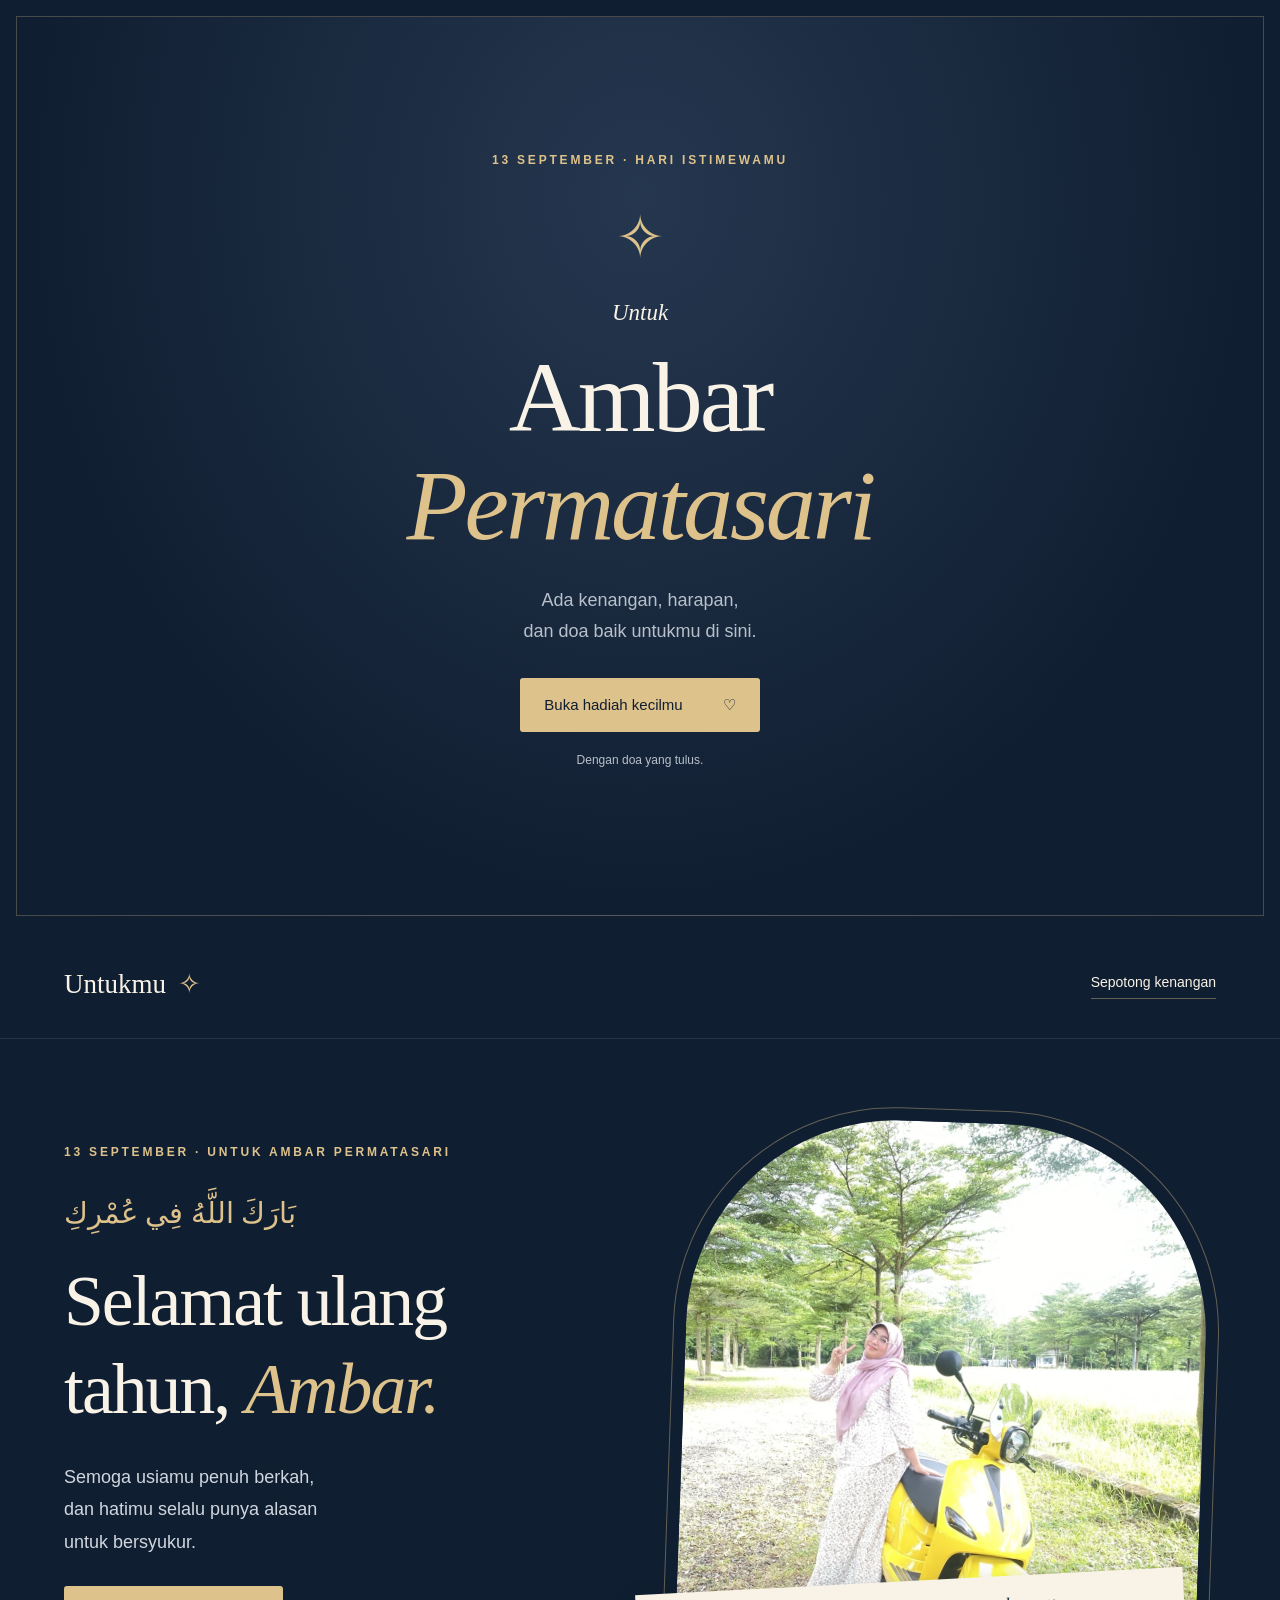
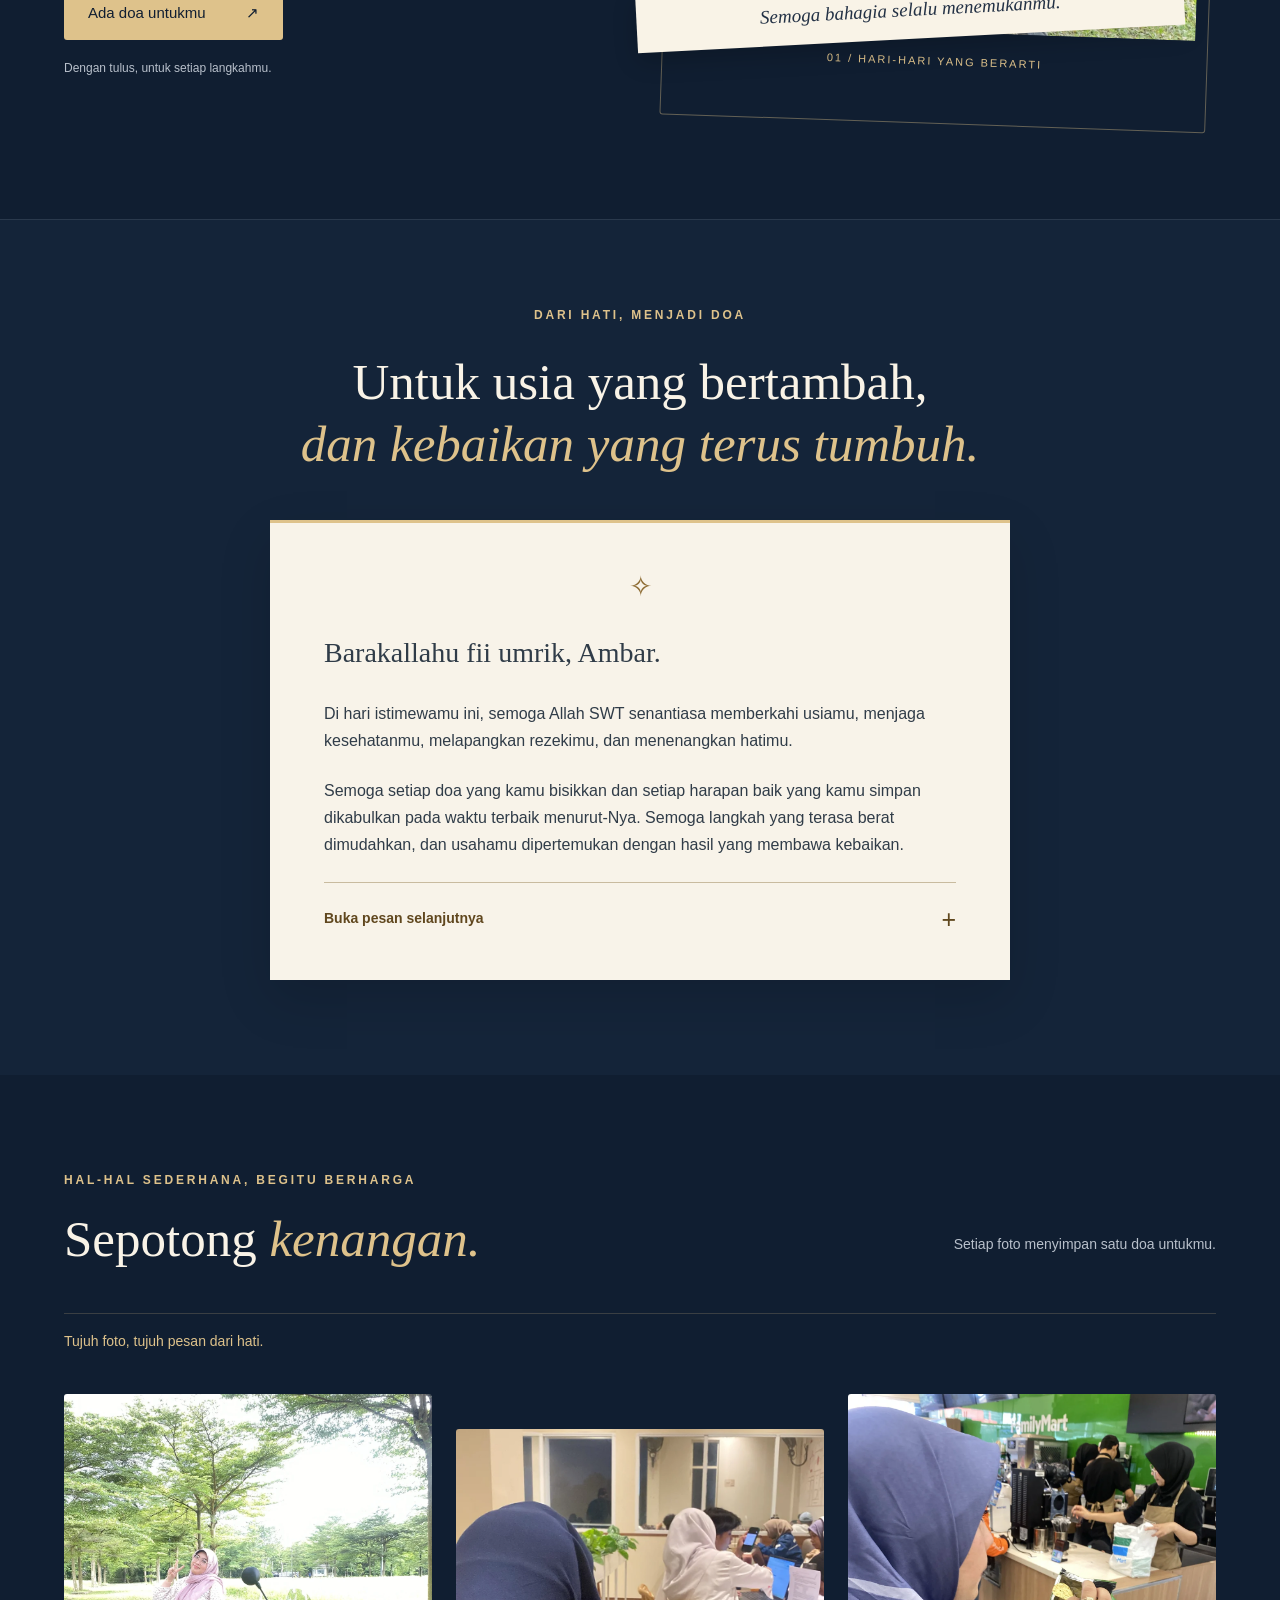
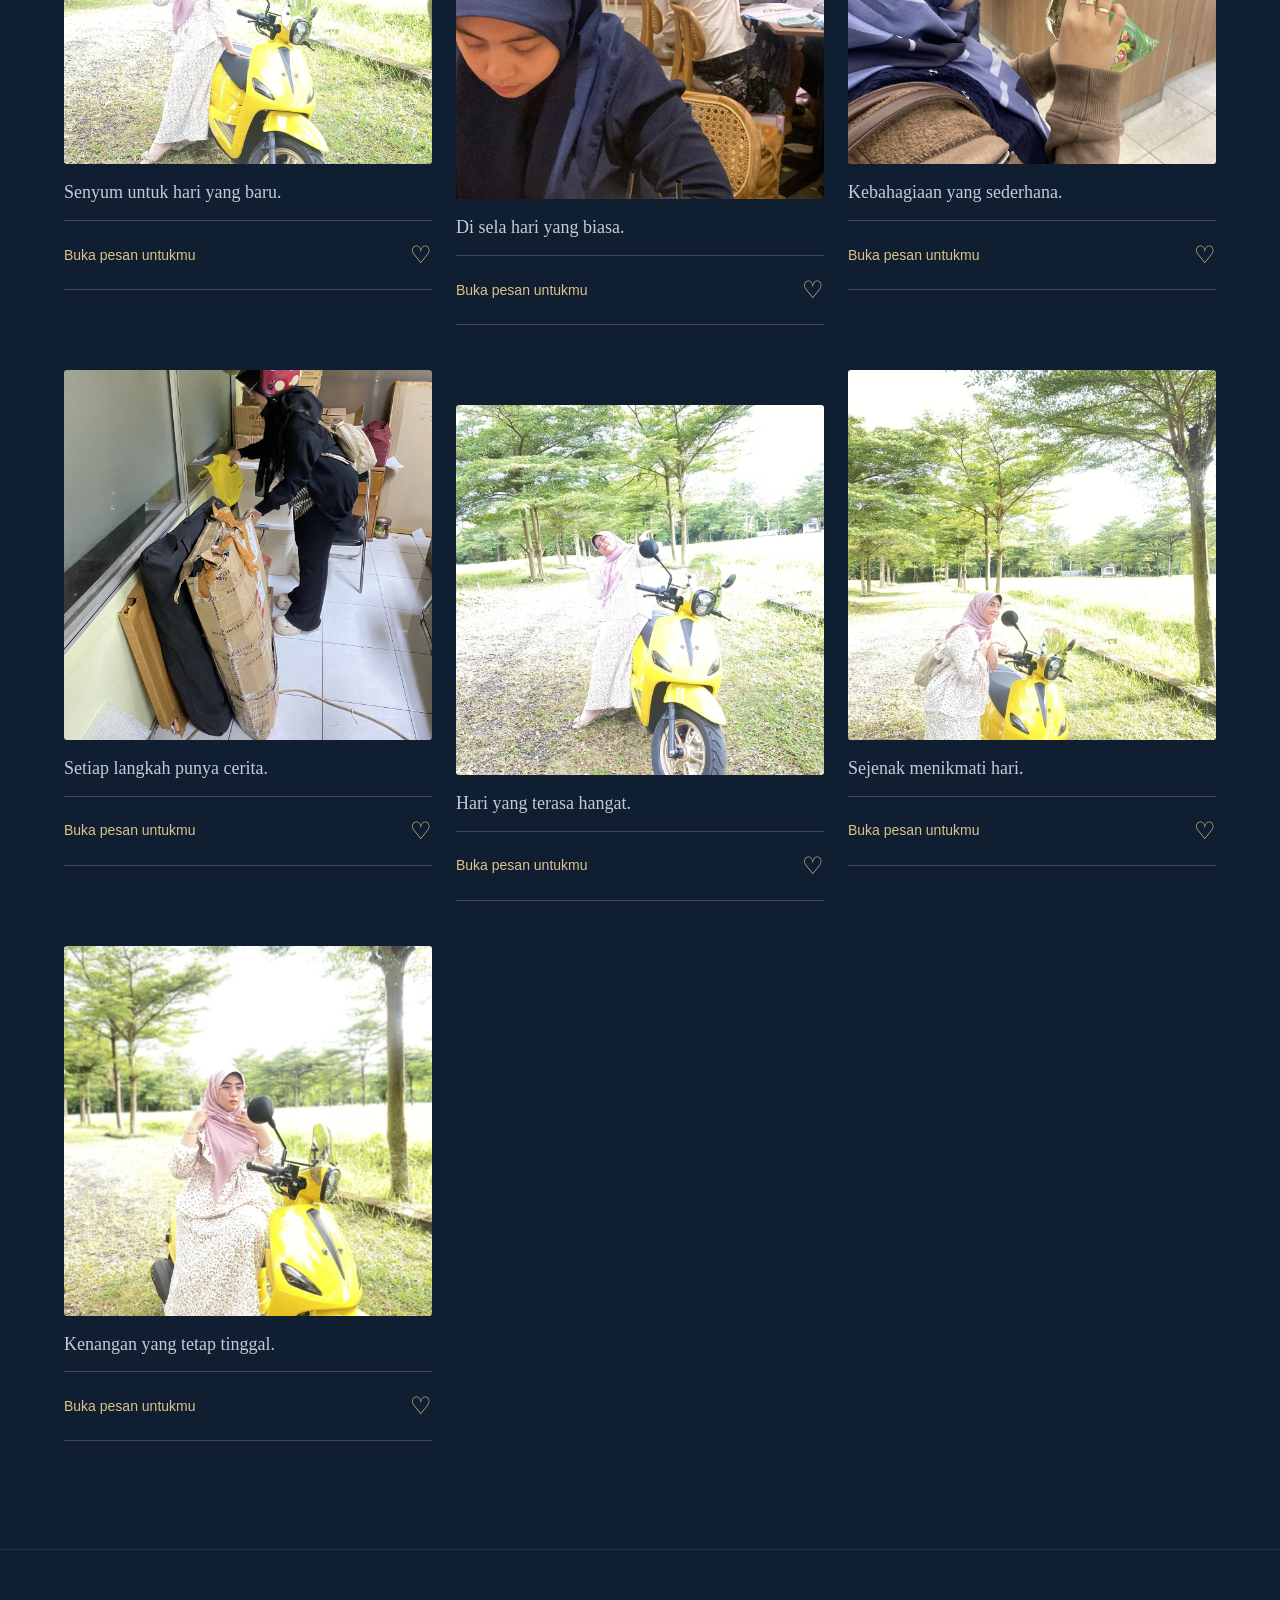
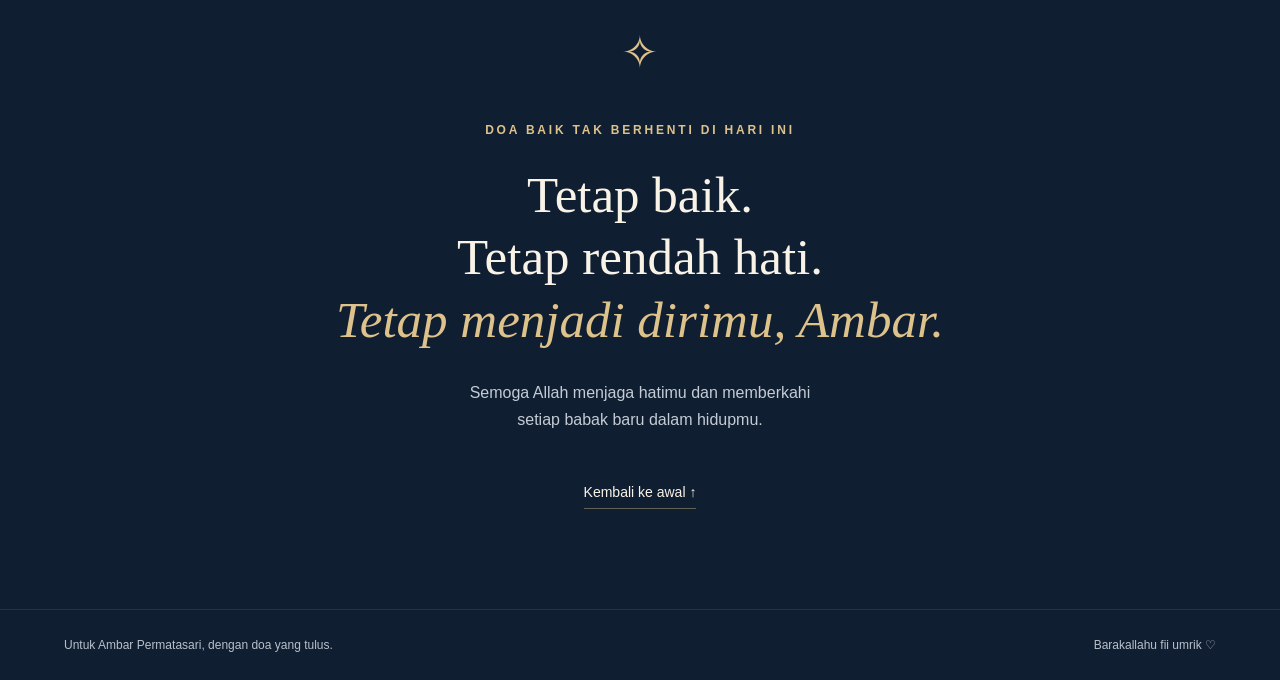
<file: ulang-tahun-ambar/index.html>
<!doctype html>
<html lang="id"><head><meta charset="UTF-8"><meta name="viewport" content="width=device-width,initial-scale=1"><meta name="theme-color" content="#101e31"><title>Ambar Permatasari — 13 September</title><meta name="description" content="Selamat ulang tahun, Ambar Permatasari. 13 September, sebuah doa tulus untuk setiap langkahmu."><link rel="icon" type="image/svg+xml" href="data:image/svg+xml,%3Csvg xmlns='http://www.w3.org/2000/svg' viewBox='0 0 32 32'%3E%3Crect width='32' height='32' rx='8' fill='%23101e31'/%3E%3Cpath d='M22 6A11 11 0 1 0 26 23A10 10 0 0 1 22 6' fill='%23dec28b'/%3E%3C/svg%3E"><link rel="stylesheet" href="style.css?v=2"></head>
<body><section class="gift-cover" id="hadiah" aria-label="Hadiah ulang tahun untuk Ambar"><p class="eyebrow">13 SEPTEMBER · HARI ISTIMEWAMU</p><span class="cover-star" aria-hidden="true">✧</span><p class="cover-for">Untuk</p><h1>Ambar<br><em>Permatasari</em></h1><p class="cover-copy">Ada kenangan, harapan,<br>dan doa baik untukmu di sini.</p><a class="button" id="open-gift" href="#ucapan">Buka hadiah kecilmu <span aria-hidden="true">♡</span></a><p class="tiny">Dengan doa yang tulus.</p></section><header><a class="brand" href="#">Untukmu<span>✧</span></a><a class="small-link" href="#kenangan">Sepotong kenangan</a></header>
<main><section class="hero" id="ucapan" tabindex="-1"><div class="intro"><p class="eyebrow">13 SEPTEMBER · UNTUK AMBAR PERMATASARI</p><p class="arabic" lang="ar" dir="rtl">بَارَكَ اللَّهُ فِي عُمْرِكِ</p><h2 class="birthday-title">Selamat ulang<br>tahun, <em>Ambar.</em></h2><p class="lead">Semoga usiamu penuh berkah,<br>dan hatimu selalu punya alasan<br>untuk bersyukur.</p><a class="button" href="#surat">Ada doa untukmu <span aria-hidden="true">↗</span></a><p class="tiny">Dengan tulus, untuk setiap langkahmu.</p></div><div class="portrait"><img src="assets/kenangan-1.webp" alt="Kenangan di bawah pepohonan bersama motor kuning" width="1152" height="1536"><div class="photo-note">Semoga bahagia selalu menemukanmu.</div><span class="photo-index">01 / HARI-HARI YANG BERARTI</span></div></section>
<section class="letter-section" id="surat"><p class="eyebrow">DARI HATI, MENJADI DOA</p><h2>Untuk usia yang bertambah,<br><em>dan kebaikan yang terus tumbuh.</em></h2><div class="letter"><span class="letter-mark" aria-hidden="true">✧</span><p class="greeting">Barakallahu fii umrik, Ambar.</p><p>Di hari istimewamu ini, semoga Allah SWT senantiasa memberkahi usiamu, menjaga kesehatanmu, melapangkan rezekimu, dan menenangkan hatimu.</p><p>Semoga setiap doa yang kamu bisikkan dan setiap harapan baik yang kamu simpan dikabulkan pada waktu terbaik menurut-Nya. Semoga langkah yang terasa berat dimudahkan, dan usahamu dipertemukan dengan hasil yang membawa kebaikan.</p><details><summary>Buka pesan selanjutnya <span aria-hidden="true">+</span></summary><div class="extra"><p>Tetaplah menjadi pribadi yang baik, tulus dalam menolong, dan rendah hati dalam setiap pencapaian. Semoga bertambahnya usia membuatmu semakin dekat kepada Allah, semakin bijaksana, dan semakin bermanfaat bagi orang-orang di sekitarmu.</p><p>Ketika suatu harapan belum terwujud, semoga Allah menguatkan kesabaranmu dan membimbingmu menuju yang lebih baik. Semoga kamu selalu dikelilingi orang-orang yang menyayangimu dengan tulus.</p><p>Semoga kebahagiaan menyertaimu di dunia dan akhirat.</p><p class="amen">Aamiin ya Rabbal ‘alamin.</p></div></details></div></section>
<section class="memories" id="kenangan"><div class="section-head"><div><p class="eyebrow">HAL-HAL SEDERHANA, BEGITU BERHARGA</p><h2>Sepotong <em>kenangan.</em></h2></div><p>Setiap foto menyimpan satu doa untukmu.</p></div><p class="memory-progress" id="memory-progress" aria-live="polite">Tujuh foto, tujuh pesan dari hati.</p><div class="gallery"><figure><button class="photo-button" aria-label="Perbesar foto: Senyum di bawah pepohonan"><img loading="lazy" src="assets/kenangan-1.webp" alt="Senyum di bawah pepohonan" width="1152" height="1536"></button><figcaption><p class="memory-caption">Senyum untuk hari yang baru.</p><details class="memory-message" data-photo="0"><summary><span>Buka pesan untukmu</span><span aria-hidden="true">♡</span></summary><div class="memory-note"><h3>Untuk senyummu</h3><p>Ambar, semoga selalu ada hal kecil yang membuatmu tersenyum, bahkan di tengah hari yang tidak mudah. Semoga Allah menjaga kebahagiaanmu dan menjadikan setiap rasa syukur sebagai pengingat betapa berharganya hidupmu.</p></div></details></figcaption></figure>
<figure><button class="photo-button" aria-label="Perbesar foto: Momen santai di meja kafe"><img loading="lazy" src="assets/kenangan-2.webp" alt="Momen santai di meja kafe" width="900" height="1600"></button><figcaption><p class="memory-caption">Di sela hari yang biasa.</p><details class="memory-message" data-photo="1"><summary><span>Buka pesan untukmu</span><span aria-hidden="true">♡</span></summary><div class="memory-note"><h3>Kamu juga boleh beristirahat</h3><p>Di sela kesibukanmu, semoga kamu selalu punya waktu untuk menarik napas dan menikmati hari. Tidak semua hal harus selesai sekaligus, Ambar. Semoga Allah memberimu kesehatan, hati yang tenang, dan kekuatan untuk melanjutkan langkahmu.</p></div></details></figcaption></figure><figure><button class="photo-button" aria-label="Perbesar foto: Momen berbelanja di minimarket"><img loading="lazy" src="assets/kenangan-3.webp" alt="Momen berbelanja di minimarket" width="1200" height="1600"></button><figcaption><p class="memory-caption">Kebahagiaan yang sederhana.</p><details class="memory-message" data-photo="2"><summary><span>Buka pesan untukmu</span><span aria-hidden="true">♡</span></summary><div class="memory-note"><h3>Bahagia dari hal sederhana</h3><p>Semoga kebahagiaanmu hadir dalam hal-hal sederhana: makanan yang kamu sukai, obrolan yang hangat, dan orang-orang yang tulus. Semoga Allah melapangkan rezekimu dan menjadikan yang kamu miliki terasa cukup serta penuh berkah.</p></div></details></figcaption></figure><figure><button class="photo-button" aria-label="Perbesar foto: Kenangan bersiap dengan helm merah muda"><img loading="lazy" src="assets/kenangan-4.webp" alt="Kenangan bersiap dengan helm merah muda" width="1200" height="1600"></button><figcaption><p class="memory-caption">Setiap langkah punya cerita.</p><details class="memory-message" data-photo="3"><summary><span>Buka pesan untukmu</span><span aria-hidden="true">♡</span></summary><div class="memory-note"><h3>Dalam setiap perjalananmu</h3><p>Ke mana pun langkahmu menuju, semoga Allah senantiasa melindungimu. Semoga setiap usaha baikmu dimudahkan dan lelahmu berbuah kebaikan. Tetaplah berbuat baik, Ambar, bahkan ketika kebaikan itu tidak dilihat atau dipuji siapa pun.</p></div></details></figcaption></figure><figure><button class="photo-button" aria-label="Perbesar foto: Berpose ceria di taman dengan motor kuning"><img loading="lazy" src="assets/kenangan-5.webp" alt="Berpose ceria di taman dengan motor kuning" width="1152" height="1536"></button><figcaption><p class="memory-caption">Hari yang terasa hangat.</p><details class="memory-message" data-photo="4"><summary><span>Buka pesan untukmu</span><span aria-hidden="true">♡</span></summary><div class="memory-note"><h3>Untuk harapan yang kamu simpan</h3><p>Semoga satu per satu doa baik yang kamu simpan menemukan jawabannya pada waktu terbaik menurut Allah. Teruslah berusaha dan berharap, Ambar. Semoga setiap pencapaian membuatmu semakin bersyukur dan tetap rendah hati.</p></div></details></figcaption></figure><figure><button class="photo-button" aria-label="Perbesar foto: Menikmati suasana teduh di taman"><img loading="lazy" src="assets/kenangan-6.webp" alt="Menikmati suasana teduh di taman" width="1152" height="1536"></button><figcaption><p class="memory-caption">Sejenak menikmati hari.</p><details class="memory-message" data-photo="5"><summary><span>Buka pesan untukmu</span><span aria-hidden="true">♡</span></summary><div class="memory-note"><h3>Tumbuh tanpa terburu-buru</h3><p>Seperti menikmati teduhnya pepohonan, semoga kamu menemukan ketenangan dalam perjalananmu sendiri. Tidak perlu membandingkan langkahmu dengan siapa pun. Semoga Allah membimbingmu untuk tumbuh menjadi pribadi yang semakin bijaksana dan lembut hatinya.</p></div></details></figcaption></figure><figure><button class="photo-button" aria-label="Perbesar foto: Duduk di motor kuning di bawah pepohonan"><img loading="lazy" src="assets/kenangan-7.webp" alt="Duduk di motor kuning di bawah pepohonan" width="1152" height="1536"></button><figcaption><p class="memory-caption">Kenangan yang tetap tinggal.</p><details class="memory-message" data-photo="6"><summary><span>Buka pesan untukmu</span><span aria-hidden="true">♡</span></summary><div class="memory-note"><h3>Doa untuk babak yang baru</h3><p>Selamat ulang tahun, Ambar Permatasari. Semoga usiamu diberkahi, hatimu dijaga, dan masa depanmu dipenuhi kebaikan. Tetaplah tulus dalam menolong, rendah hati saat berhasil, dan dekat kepada Allah dalam setiap keadaan. Aamiin ya Rabbal ‘alamin.</p></div></details></figcaption></figure></div></section>
<section class="closing"><span aria-hidden="true">✧</span><p class="eyebrow">DOA BAIK TAK BERHENTI DI HARI INI</p><h2>Tetap baik.<br>Tetap rendah hati.<br><em>Tetap menjadi dirimu, Ambar.</em></h2><p>Semoga Allah menjaga hatimu dan memberkahi<br>setiap babak baru dalam hidupmu.</p><a href="#" class="small-link">Kembali ke awal ↑</a></section></main><footer>Untuk Ambar Permatasari, dengan doa yang tulus.<span>Barakallahu fii umrik ♡</span></footer><dialog id="photo-dialog" aria-labelledby="photo-caption"><div class="viewer"><button class="close-viewer" aria-label="Tutup foto">×</button><div class="viewer-photo"><img id="large-photo" alt=""></div><div class="viewer-letter"><p class="eyebrow">SATU FOTO, SATU DOA</p><h2 id="photo-caption"></h2><details id="viewer-message"><summary><span>Buka pesan untukmu</span><span aria-hidden="true">♡</span></summary><div class="memory-note"><h3 id="message-title"></h3><p id="message-text"></p></div></details><div class="photo-controls"><button id="prev-photo" aria-label="Foto sebelumnya">←</button><span id="photo-count" aria-live="polite"></span><button id="next-photo" aria-label="Foto berikutnya">→</button></div><p class="swipe-hint">Geser foto atau gunakan tombol panah.</p></div></div></dialog><script src="script.js?v=2" defer></script></body></html>
</file>
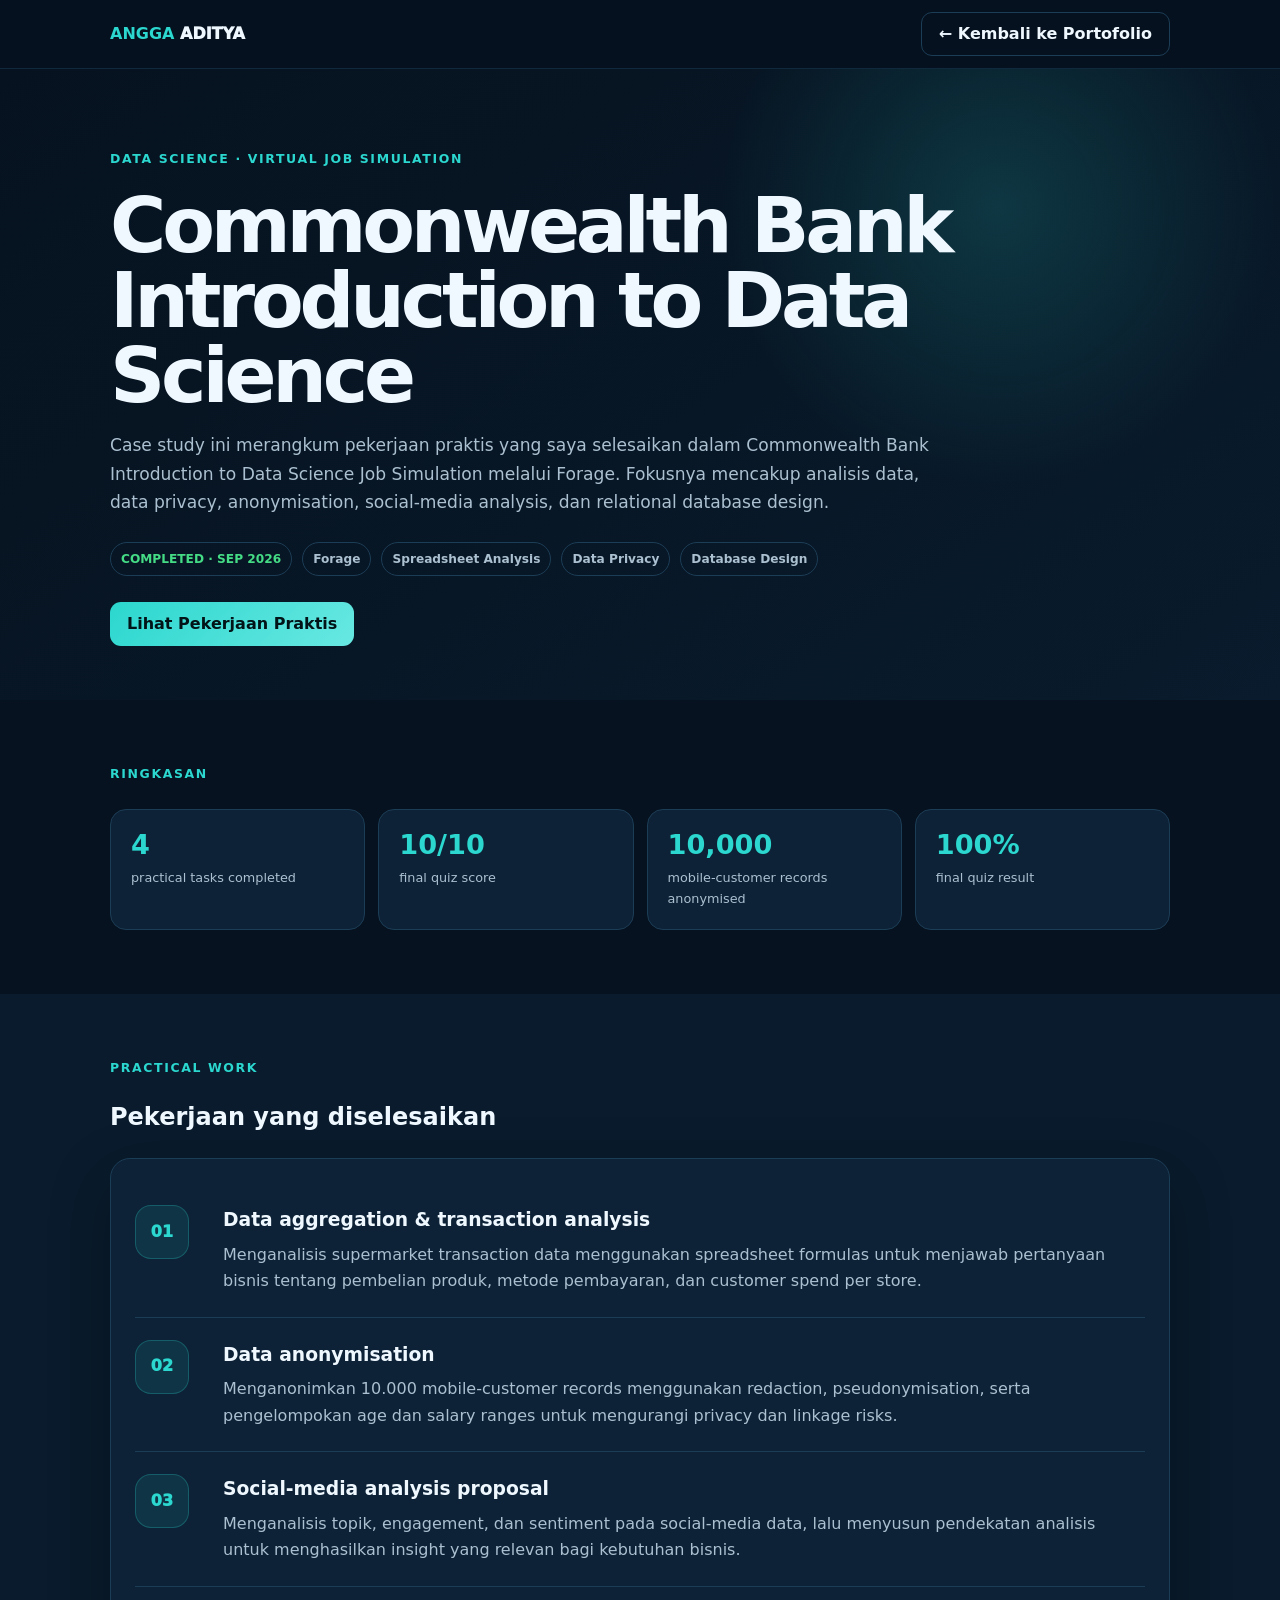
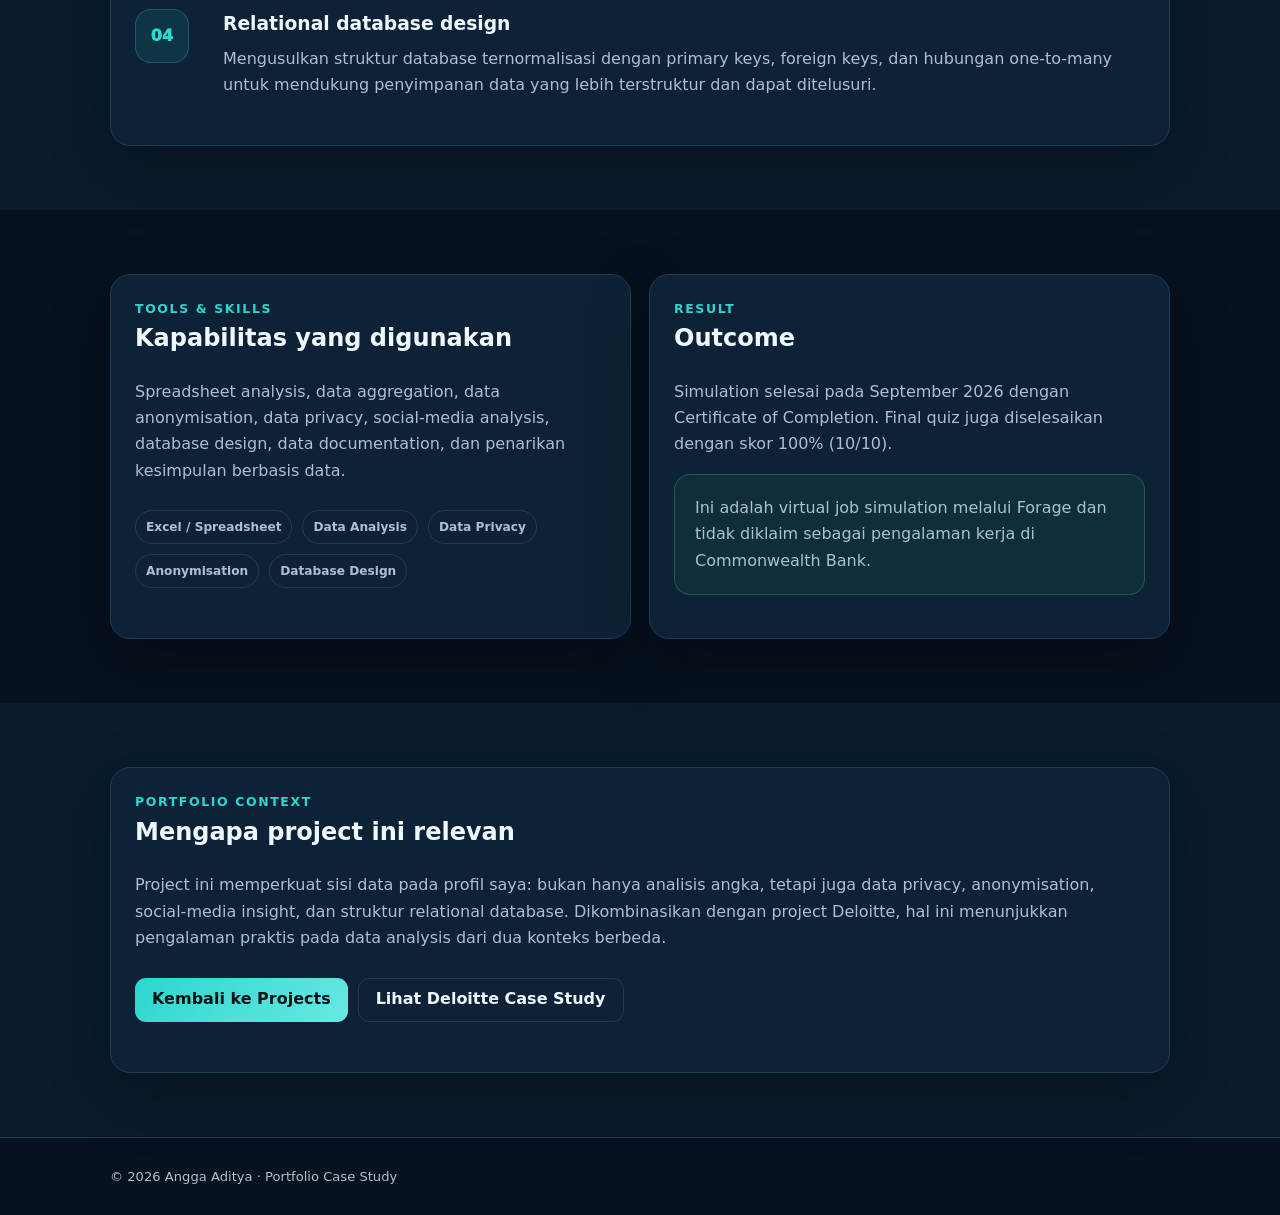
<file: commonwealth-data-science.html>
<!doctype html>
<html lang="id">
<head>
  <meta charset="utf-8">
  <meta name="viewport" content="width=device-width,initial-scale=1">
  <meta name="description" content="Case study Angga Aditya — Commonwealth Bank Introduction to Data Science Job Simulation on Forage.">
  <meta name="theme-color" content="#06121f">
  <title>Commonwealth Bank Data Science Case Study — Angga Aditya</title>
  <style>
    :root{--bg:#06121f;--bg2:#091b2c;--card:#0d2236;--line:#1c3d56;--text:#eff8ff;--muted:#abc0d0;--a:#2bd7ce;--green:#45dc86;--shadow:0 22px 60px rgba(0,0,0,.28)}
    *{box-sizing:border-box}html{scroll-behavior:smooth}body{margin:0;background:var(--bg);color:var(--text);font:16px/1.65 Inter,ui-sans-serif,system-ui,-apple-system,"Segoe UI",sans-serif}a{color:inherit;text-decoration:none}.wrap{width:min(1060px,calc(100% - 34px));margin:auto}.nav{position:sticky;top:0;z-index:10;background:rgba(6,18,31,.92);backdrop-filter:blur(14px);border-bottom:1px solid rgba(80,170,210,.16)}.navin{min-height:68px;display:flex;align-items:center;justify-content:space-between;gap:20px}.brand{font-weight:950}.brand b{color:var(--a)}.btn{display:inline-flex;align-items:center;justify-content:center;min-height:44px;padding:0 17px;border:1px solid var(--line);border-radius:11px;font-weight:850;background:transparent;color:var(--text)}.btn.primary{background:linear-gradient(135deg,var(--a),#68e8e2);color:#021417;border:0}.hero{padding:80px 0 54px;background:radial-gradient(circle at 78% 22%,rgba(43,215,206,.17),transparent 25%),linear-gradient(145deg,var(--bg),var(--bg2))}.kicker{color:var(--a);font-size:.78rem;font-weight:900;letter-spacing:.13em;text-transform:uppercase}.hero h1{font-size:clamp(2.5rem,6vw,5rem);line-height:.98;letter-spacing:-.055em;margin:18px 0}.lead{max-width:820px;color:var(--muted);font-size:1.07rem}.meta{display:flex;flex-wrap:wrap;gap:10px;margin:26px 0}.tag{padding:6px 10px;border:1px solid var(--line);border-radius:99px;color:var(--muted);font-size:.76rem;font-weight:800}.status{color:var(--green)}section{padding:64px 0}.grid{display:grid;grid-template-columns:repeat(2,1fr);gap:18px}.card{border:1px solid var(--line);border-radius:20px;background:var(--card);padding:24px;box-shadow:var(--shadow)}.card h2,.card h3{margin-top:0}.card p{color:var(--muted)}.metrics{display:grid;grid-template-columns:repeat(4,1fr);gap:13px;margin-top:24px}.metric{border:1px solid var(--line);background:var(--card);border-radius:16px;padding:20px}.metric b{display:block;color:var(--a);font-size:1.7rem;line-height:1.1}.metric span{display:block;color:var(--muted);font-size:.8rem;margin-top:7px}.task{display:grid;grid-template-columns:70px 1fr;gap:18px;align-items:start;padding:22px 0;border-bottom:1px solid var(--line)}.task:last-child{border-bottom:0}.num{width:54px;height:54px;border-radius:16px;background:rgba(43,215,206,.1);border:1px solid rgba(43,215,206,.25);display:grid;place-items:center;color:var(--a);font-weight:950}.task h3{margin:0 0 6px}.task p{margin:0;color:var(--muted)}.notice{padding:20px;border:1px solid rgba(69,220,134,.25);border-radius:16px;background:rgba(69,220,134,.06);color:var(--muted)}.footer{padding:28px 0;color:var(--muted);font-size:.82rem;border-top:1px solid var(--line)}@media(max-width:800px){.grid,.metrics{grid-template-columns:1fr}.task{grid-template-columns:54px 1fr}.hero{padding-top:58px}}
  </style>
</head>
<body>
  <nav class="nav"><div class="wrap navin"><a class="brand" href="index.html"><b>ANGGA</b> ADITYA</a><a class="btn" href="index.html#projects">← Kembali ke Portofolio</a></div></nav>
  <header class="hero"><div class="wrap"><div class="kicker">Data Science · Virtual Job Simulation</div><h1>Commonwealth Bank<br>Introduction to Data Science</h1><p class="lead">Case study ini merangkum pekerjaan praktis yang saya selesaikan dalam Commonwealth Bank Introduction to Data Science Job Simulation melalui Forage. Fokusnya mencakup analisis data, data privacy, anonymisation, social-media analysis, dan relational database design.</p><div class="meta"><span class="tag status">COMPLETED · SEP 2026</span><span class="tag">Forage</span><span class="tag">Spreadsheet Analysis</span><span class="tag">Data Privacy</span><span class="tag">Database Design</span></div><a class="btn primary" href="#work">Lihat Pekerjaan Praktis</a></div></header>

  <section><div class="wrap"><div class="kicker">Ringkasan</div><div class="metrics"><div class="metric"><b>4</b><span>practical tasks completed</span></div><div class="metric"><b>10/10</b><span>final quiz score</span></div><div class="metric"><b>10,000</b><span>mobile-customer records anonymised</span></div><div class="metric"><b>100%</b><span>final quiz result</span></div></div></div></section>

  <section id="work" style="background:var(--bg2)"><div class="wrap"><div class="kicker">Practical work</div><h2>Pekerjaan yang diselesaikan</h2><div class="card">
    <div class="task"><div class="num">01</div><div><h3>Data aggregation & transaction analysis</h3><p>Menganalisis supermarket transaction data menggunakan spreadsheet formulas untuk menjawab pertanyaan bisnis tentang pembelian produk, metode pembayaran, dan customer spend per store.</p></div></div>
    <div class="task"><div class="num">02</div><div><h3>Data anonymisation</h3><p>Menganonimkan 10.000 mobile-customer records menggunakan redaction, pseudonymisation, serta pengelompokan age dan salary ranges untuk mengurangi privacy dan linkage risks.</p></div></div>
    <div class="task"><div class="num">03</div><div><h3>Social-media analysis proposal</h3><p>Menganalisis topik, engagement, dan sentiment pada social-media data, lalu menyusun pendekatan analisis untuk menghasilkan insight yang relevan bagi kebutuhan bisnis.</p></div></div>
    <div class="task"><div class="num">04</div><div><h3>Relational database design</h3><p>Mengusulkan struktur database ternormalisasi dengan primary keys, foreign keys, dan hubungan one-to-many untuk mendukung penyimpanan data yang lebih terstruktur dan dapat ditelusuri.</p></div></div>
  </div></div></section>

  <section><div class="wrap"><div class="grid"><div class="card"><div class="kicker">Tools & skills</div><h2>Kapabilitas yang digunakan</h2><p>Spreadsheet analysis, data aggregation, data anonymisation, data privacy, social-media analysis, database design, data documentation, dan penarikan kesimpulan berbasis data.</p><div class="meta"><span class="tag">Excel / Spreadsheet</span><span class="tag">Data Analysis</span><span class="tag">Data Privacy</span><span class="tag">Anonymisation</span><span class="tag">Database Design</span></div></div><div class="card"><div class="kicker">Result</div><h2>Outcome</h2><p>Simulation selesai pada September 2026 dengan Certificate of Completion. Final quiz juga diselesaikan dengan skor 100% (10/10).</p><div class="notice">Ini adalah virtual job simulation melalui Forage dan tidak diklaim sebagai pengalaman kerja di Commonwealth Bank.</div></div></div></div></section>

  <section style="background:var(--bg2)"><div class="wrap"><div class="card"><div class="kicker">Portfolio context</div><h2>Mengapa project ini relevan</h2><p>Project ini memperkuat sisi data pada profil saya: bukan hanya analisis angka, tetapi juga data privacy, anonymisation, social-media insight, dan struktur relational database. Dikombinasikan dengan project Deloitte, hal ini menunjukkan pengalaman praktis pada data analysis dari dua konteks berbeda.</p><div class="meta"><a class="btn primary" href="index.html#projects">Kembali ke Projects</a><a class="btn" href="deloitte-data-analytics.html">Lihat Deloitte Case Study</a></div></div></div></section>

  <footer class="footer"><div class="wrap">© 2026 Angga Aditya · Portfolio Case Study</div></footer>
</body>
</html>
</file>
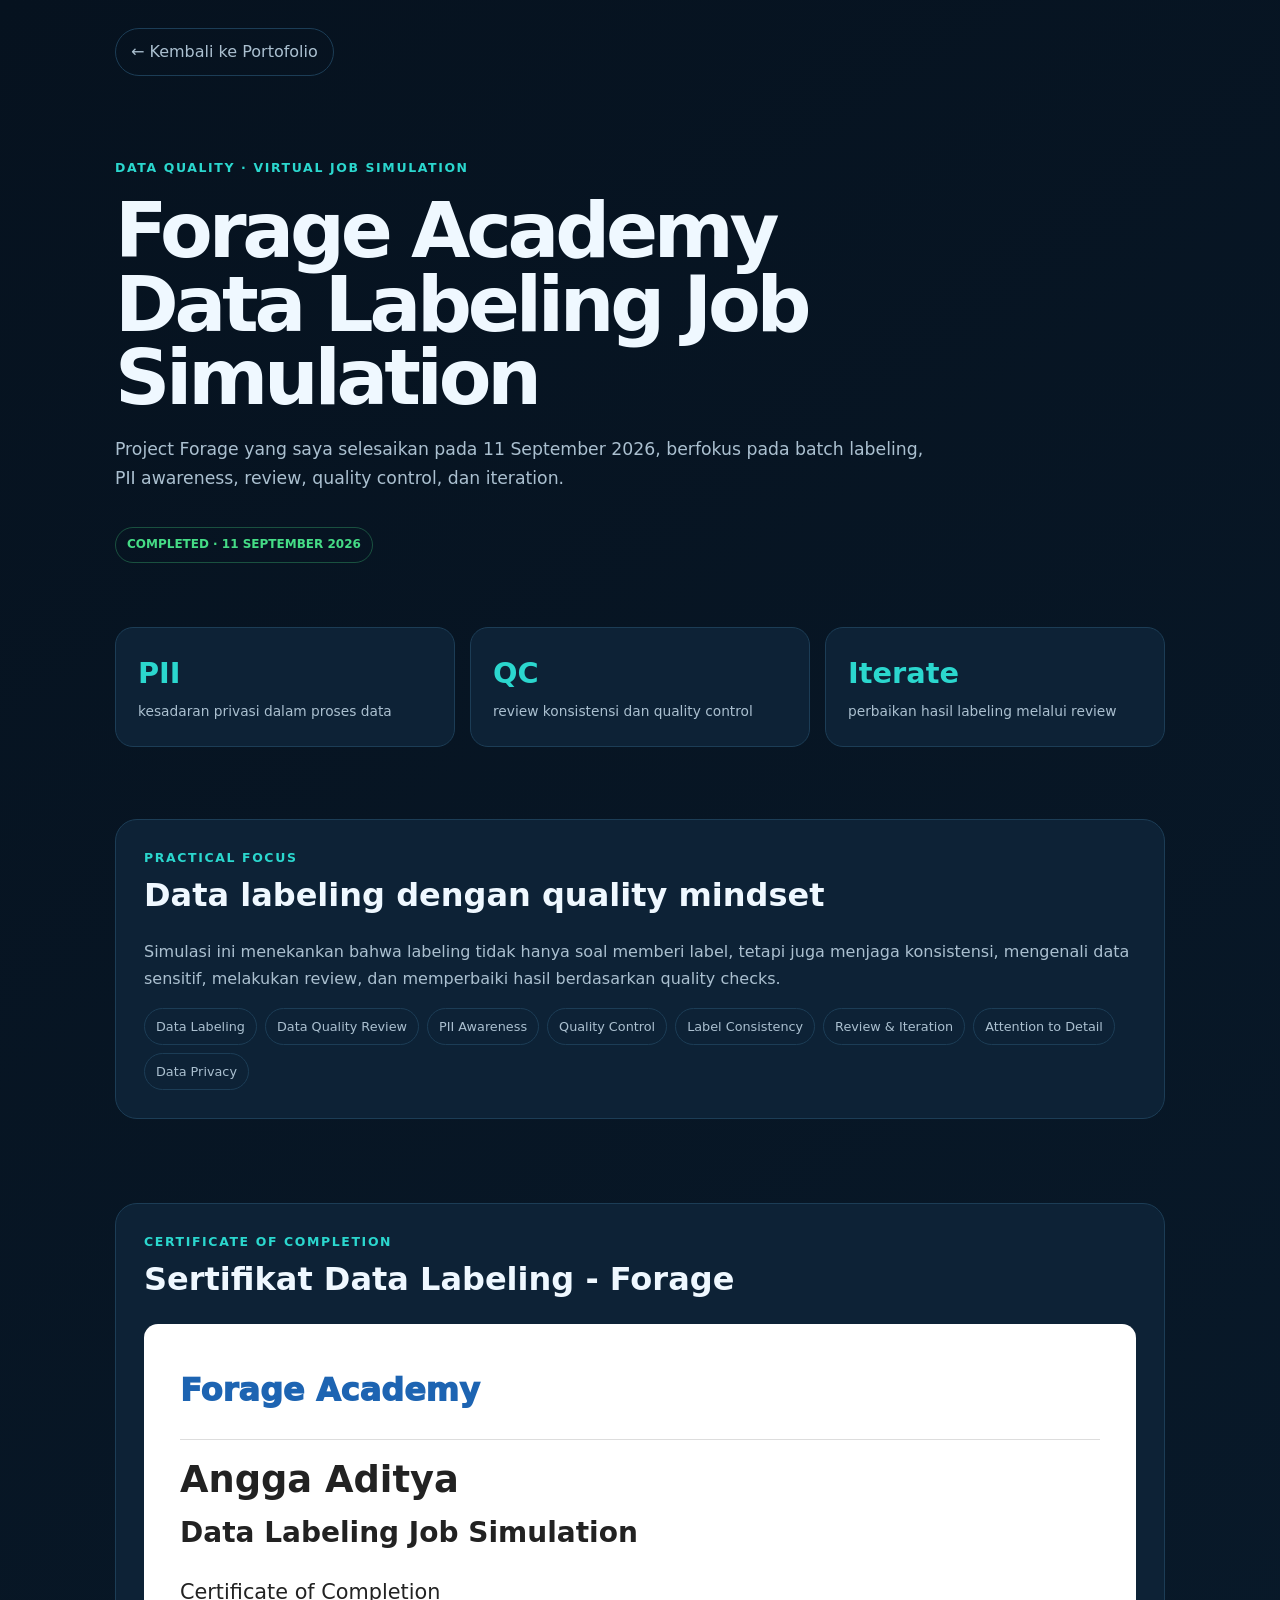
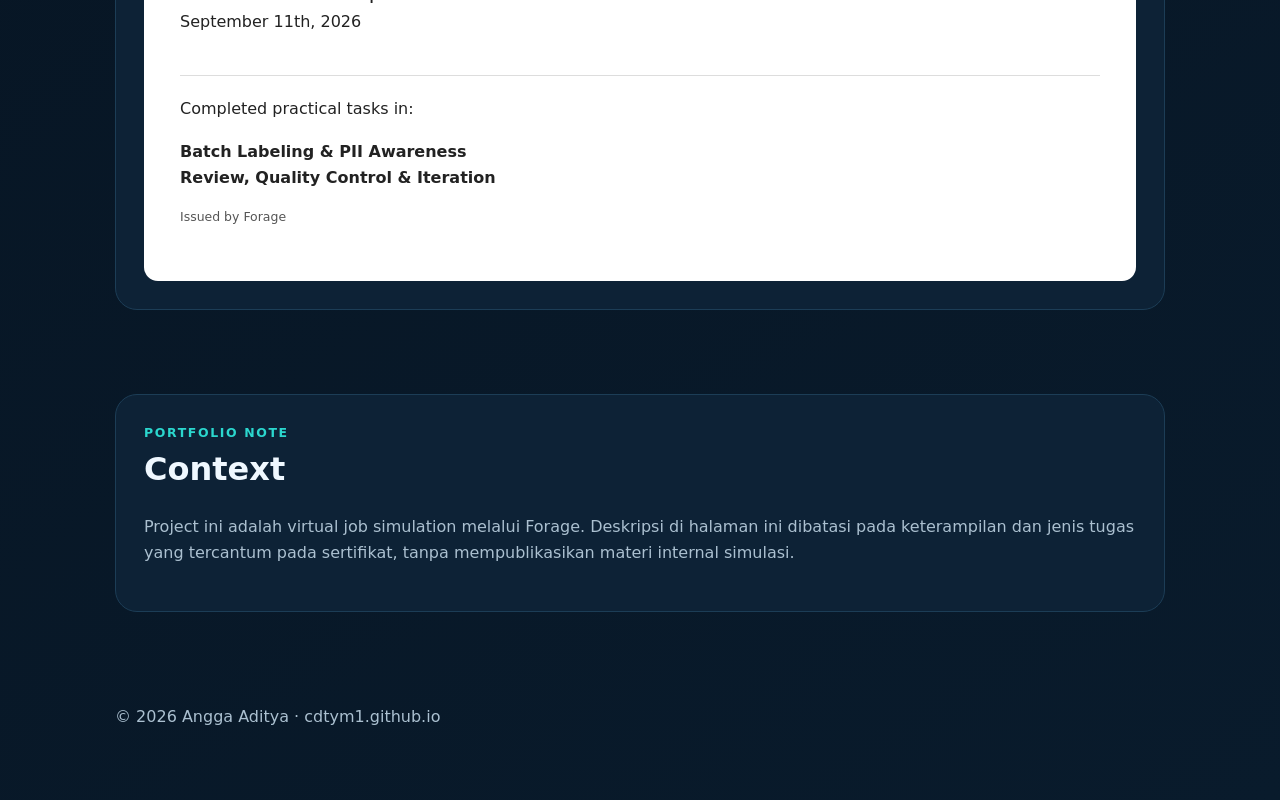
<file: data-labeling.html>
<!doctype html>
<html lang="id">
<head>
<meta charset="utf-8">
<meta name="viewport" content="width=device-width,initial-scale=1">
<meta name="description" content="Forage Academy Data Labeling Job Simulation case study by Angga Aditya.">
<title>Data Labeling Case Study - Angga Aditya</title>
<style>
:root{--bg:#06121f;--card:#0d2236;--line:#1c3d56;--text:#eff8ff;--muted:#abc0d0;--a:#2bd7ce;--green:#45dc86}*{box-sizing:border-box}body{margin:0;background:linear-gradient(145deg,#06121f,#091b2c);color:var(--text);font:16px/1.65 Inter,system-ui,-apple-system,"Segoe UI",sans-serif}a{color:inherit;text-decoration:none}.wrap{width:min(1050px,calc(100% - 32px));margin:auto}.top{padding:28px 0}.back{display:inline-flex;padding:10px 15px;border:1px solid var(--line);border-radius:99px;color:var(--muted)}header{padding:54px 0 34px}.kicker{font-size:.78rem;font-weight:900;letter-spacing:.13em;text-transform:uppercase;color:var(--a)}h1{font-size:clamp(2.5rem,6vw,5rem);line-height:.96;letter-spacing:-.055em;margin:15px 0 20px}.lead{max-width:820px;color:var(--muted);font-size:1.08rem}.status{display:inline-flex;margin-top:18px;padding:7px 11px;border:1px solid rgba(69,220,134,.3);border-radius:99px;color:var(--green);font-size:.75rem;font-weight:900}.grid{display:grid;grid-template-columns:repeat(3,1fr);gap:15px;margin:30px 0}.metric{padding:22px;border:1px solid var(--line);border-radius:18px;background:var(--card)}.metric b{display:block;color:var(--a);font-size:1.8rem}.metric span{color:var(--muted);font-size:.86rem}section{padding:42px 0}.panel{padding:28px;border:1px solid var(--line);border-radius:22px;background:var(--card)}h2{font-size:2rem;margin:0 0 18px}.notes{color:var(--muted)}.tags{display:flex;flex-wrap:wrap;gap:8px}.tag{padding:7px 11px;border:1px solid var(--line);border-radius:99px;color:var(--muted);font-size:.8rem}.certificate{background:#fff;color:#222;border-radius:14px;padding:40px 36px}.cert-brand{font-size:2rem;font-weight:950;color:#1d64b2}.cert-name{font-size:2.3rem;font-weight:800;margin-top:22px;border-top:1px solid #ddd;padding-top:10px}.cert-title{font-size:1.75rem;font-weight:800}.cert-type{font-size:1.3rem;margin-top:18px}.cert-date{font-size:1rem}.cert-line{height:1px;background:#ddd;margin:40px 0 20px}.cert-small{font-size:.78rem;color:#555}footer{padding:50px 0 70px;color:var(--muted)}@media(max-width:760px){.grid{grid-template-columns:1fr}.certificate{padding:28px 22px}.cert-name{font-size:1.8rem}.cert-title{font-size:1.4rem}}
</style>
</head>
<body>
<div class="wrap">
<div class="top"><a class="back" href="/">← Kembali ke Portofolio</a></div>
<header><div class="kicker">Data Quality · Virtual Job Simulation</div><h1>Forage Academy<br>Data Labeling Job Simulation</h1><p class="lead">Project Forage yang saya selesaikan pada 11 September 2026, berfokus pada batch labeling, PII awareness, review, quality control, dan iteration.</p><div class="status">COMPLETED · 11 SEPTEMBER 2026</div></header>
<div class="grid"><div class="metric"><b>PII</b><span>kesadaran privasi dalam proses data</span></div><div class="metric"><b>QC</b><span>review konsistensi dan quality control</span></div><div class="metric"><b>Iterate</b><span>perbaikan hasil labeling melalui review</span></div></div>
<section><div class="panel"><div class="kicker">Practical focus</div><h2>Data labeling dengan quality mindset</h2><p class="notes">Simulasi ini menekankan bahwa labeling tidak hanya soal memberi label, tetapi juga menjaga konsistensi, mengenali data sensitif, melakukan review, dan memperbaiki hasil berdasarkan quality checks.</p><div class="tags"><span class="tag">Data Labeling</span><span class="tag">Data Quality Review</span><span class="tag">PII Awareness</span><span class="tag">Quality Control</span><span class="tag">Label Consistency</span><span class="tag">Review & Iteration</span><span class="tag">Attention to Detail</span><span class="tag">Data Privacy</span></div></div></section>
<section><div class="panel"><div class="kicker">Certificate of Completion</div><h2>Sertifikat Data Labeling - Forage</h2><div class="certificate"><div class="cert-brand">Forage Academy</div><div class="cert-name">Angga Aditya</div><div class="cert-title">Data Labeling Job Simulation</div><div class="cert-type">Certificate of Completion</div><div class="cert-date">September 11th, 2026</div><div class="cert-line"></div><p>Completed practical tasks in:</p><p><b>Batch Labeling & PII Awareness</b><br><b>Review, Quality Control & Iteration</b></p><p class="cert-small">Issued by Forage</p></div></div></section>
<section><div class="panel"><div class="kicker">Portfolio note</div><h2>Context</h2><p class="notes">Project ini adalah virtual job simulation melalui Forage. Deskripsi di halaman ini dibatasi pada keterampilan dan jenis tugas yang tercantum pada sertifikat, tanpa mempublikasikan materi internal simulasi.</p></div></section>
<footer>© 2026 Angga Aditya · <a href="/">cdtym1.github.io</a></footer>
</div>
</body>
</html>
</file>
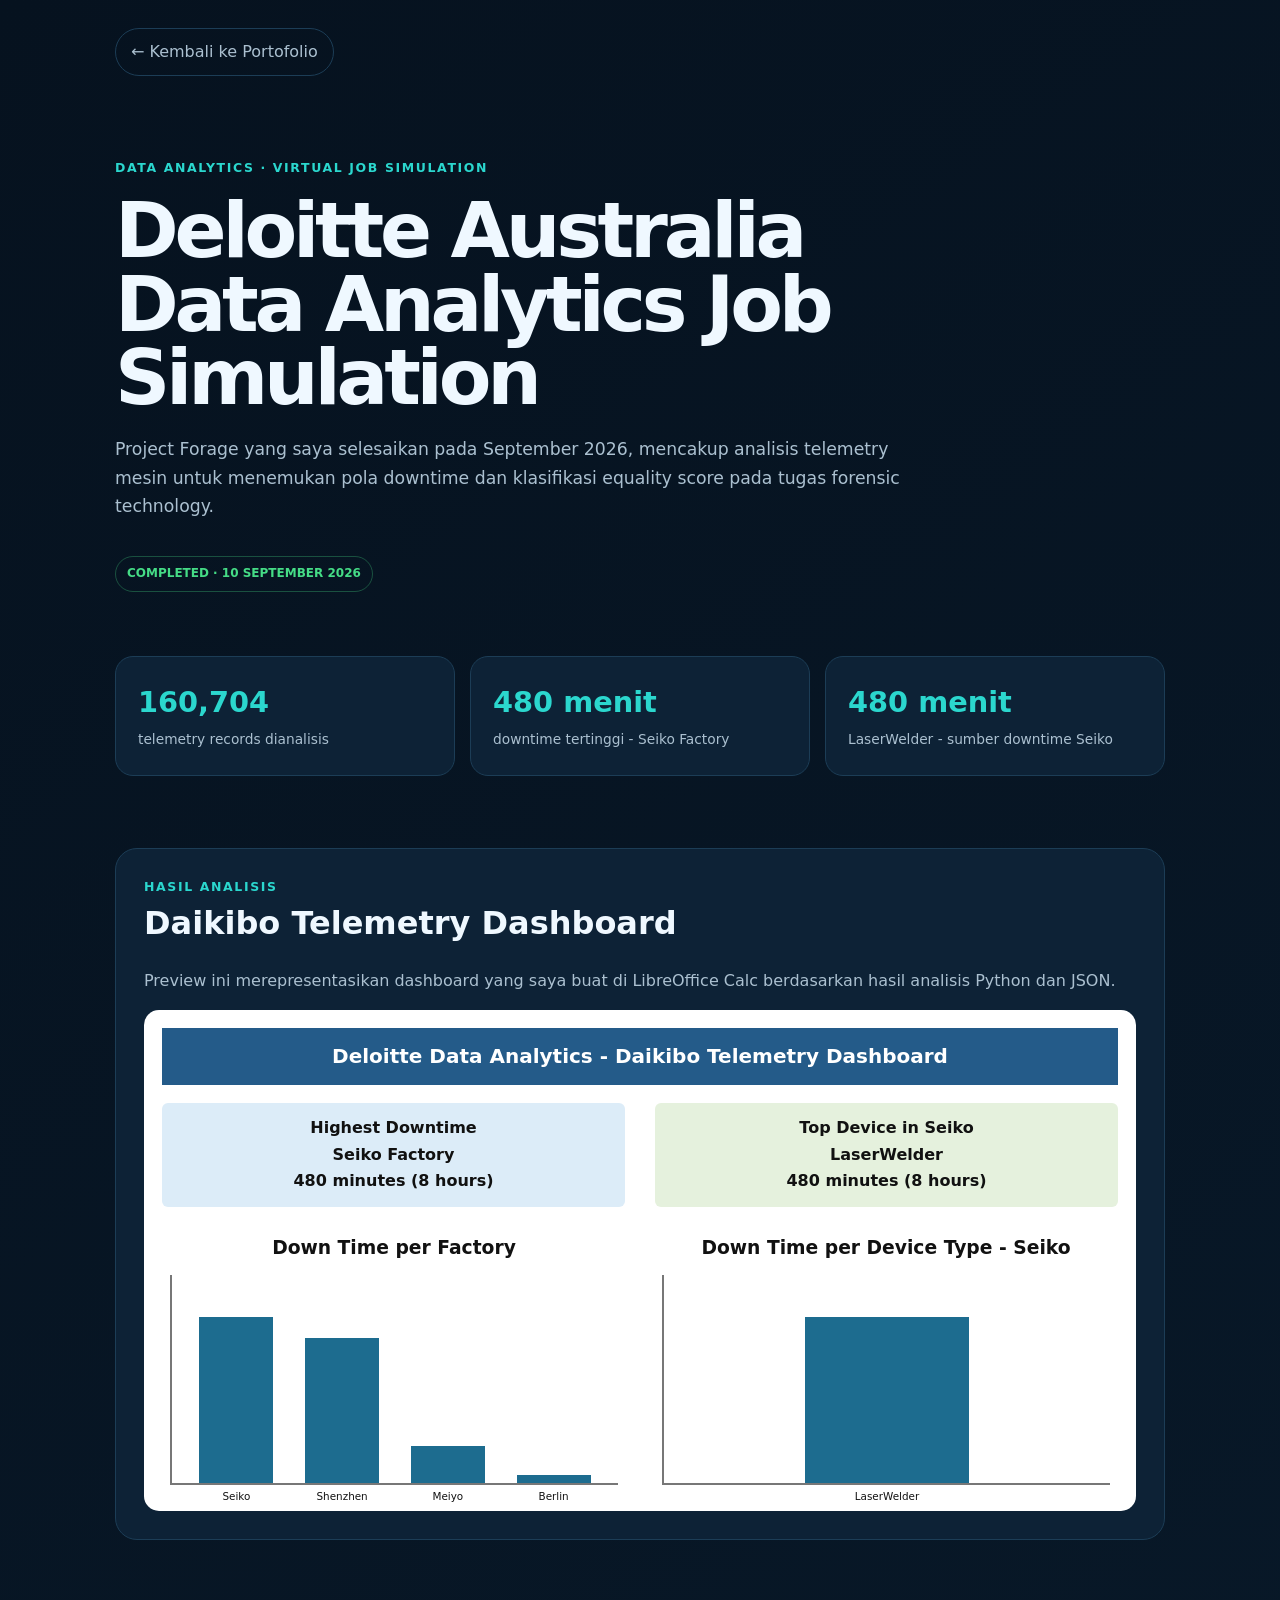
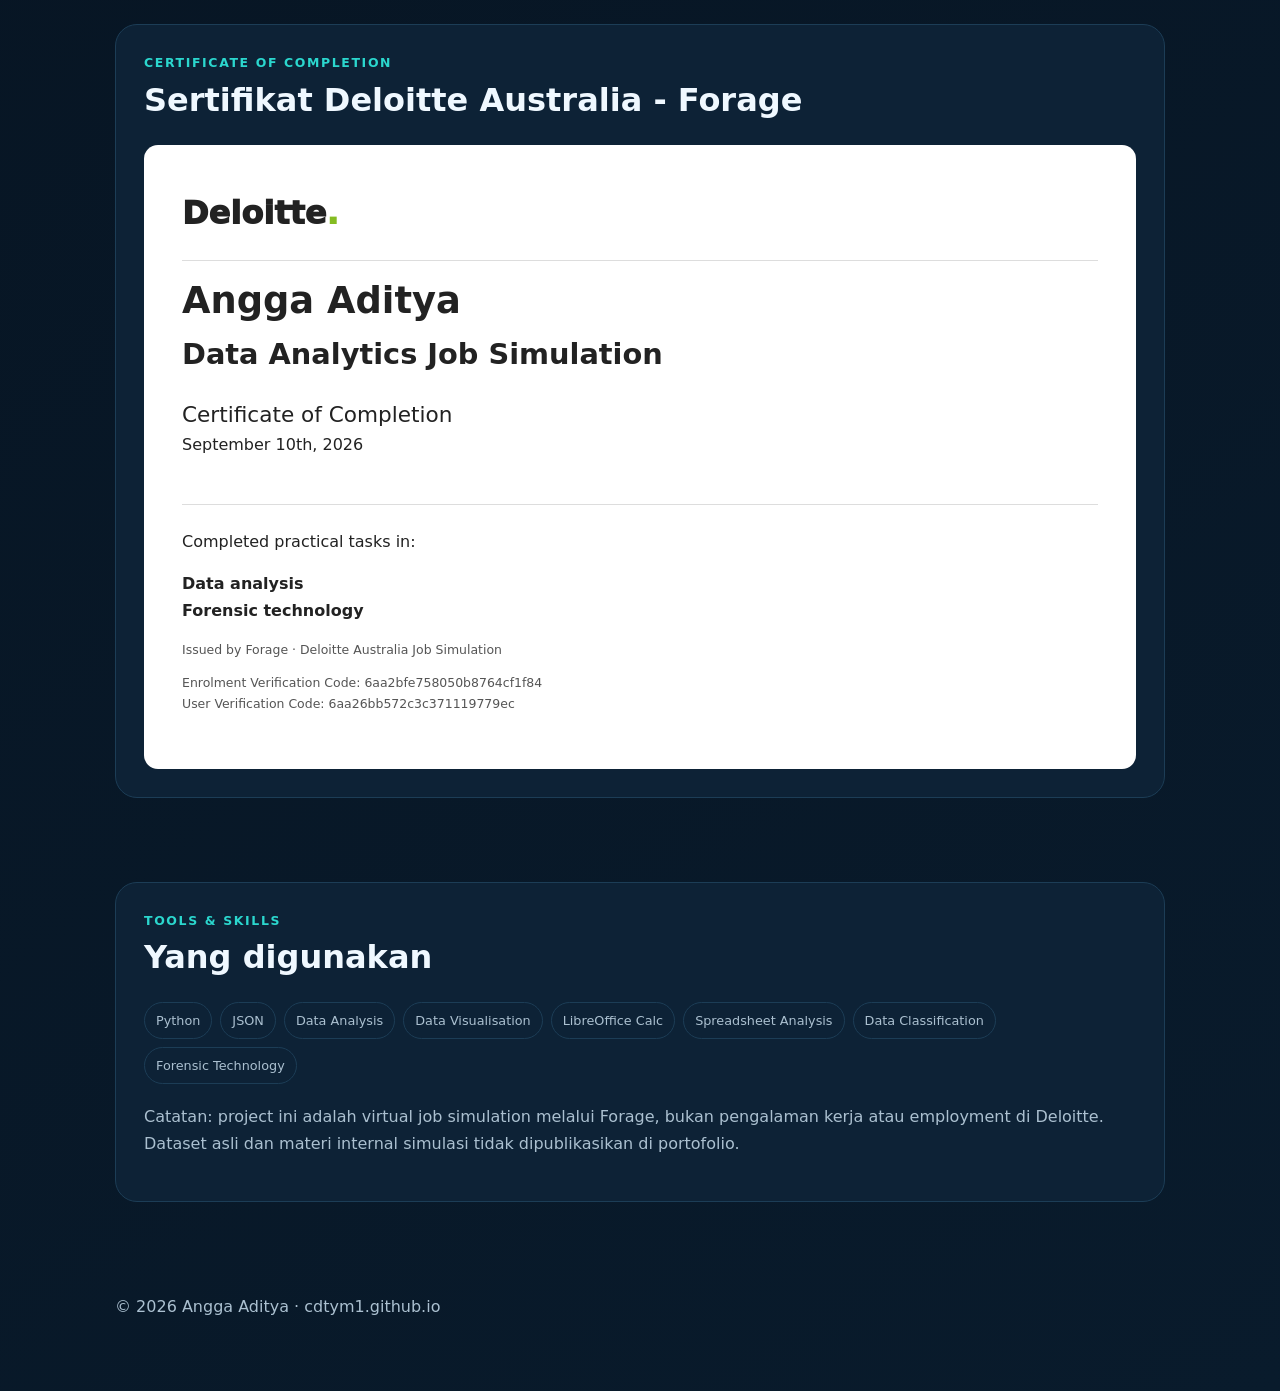
<file: deloitte-data-analytics.html>
<!doctype html>
<html lang="id">
<head>
<meta charset="utf-8">
<meta name="viewport" content="width=device-width,initial-scale=1">
<meta name="description" content="Deloitte Australia Data Analytics Job Simulation - Forage case study by Angga Aditya.">
<title>Deloitte Data Analytics Case Study - Angga Aditya</title>
<style>
:root{--bg:#06121f;--card:#0d2236;--line:#1c3d56;--text:#eff8ff;--muted:#abc0d0;--a:#2bd7ce;--green:#45dc86}*{box-sizing:border-box}body{margin:0;background:linear-gradient(145deg,#06121f,#091b2c);color:var(--text);font:16px/1.65 Inter,system-ui,-apple-system,"Segoe UI",sans-serif}a{color:inherit;text-decoration:none}.wrap{width:min(1050px,calc(100% - 32px));margin:auto}.top{padding:28px 0}.back{display:inline-flex;padding:10px 15px;border:1px solid var(--line);border-radius:99px;color:var(--muted)}header{padding:54px 0 34px}.kicker{font-size:.78rem;font-weight:900;letter-spacing:.13em;text-transform:uppercase;color:var(--a)}h1{font-size:clamp(2.5rem,6vw,5rem);line-height:.96;letter-spacing:-.055em;margin:15px 0 20px}.lead{max-width:820px;color:var(--muted);font-size:1.08rem}.status{display:inline-flex;margin-top:18px;padding:7px 11px;border:1px solid rgba(69,220,134,.3);border-radius:99px;color:var(--green);font-size:.75rem;font-weight:900}.grid{display:grid;grid-template-columns:repeat(3,1fr);gap:15px;margin:30px 0}.metric{padding:22px;border:1px solid var(--line);border-radius:18px;background:var(--card)}.metric b{display:block;color:var(--a);font-size:1.8rem}.metric span{color:var(--muted);font-size:.86rem}section{padding:42px 0}.panel{padding:28px;border:1px solid var(--line);border-radius:22px;background:var(--card)}h2{font-size:2rem;margin:0 0 18px}.dashboard{background:white;color:#111;border-radius:15px;padding:18px;overflow:hidden}.dash-title{background:#245b89;color:white;text-align:center;font-weight:800;font-size:1.25rem;padding:12px}.highlights{display:grid;grid-template-columns:1fr 1fr;gap:30px;margin:18px 0}.hi{text-align:center;padding:12px;border-radius:6px;background:#dcecf8;font-weight:750}.hi:nth-child(2){background:#e5f1dd}.charts{display:grid;grid-template-columns:1fr 1fr;gap:28px}.chart{padding:8px}.chart h3{text-align:center;margin:0 0 12px}.bars{height:210px;border-left:2px solid #777;border-bottom:2px solid #777;display:flex;align-items:flex-end;justify-content:space-around;gap:13px;padding:0 18px}.bar{width:18%;background:#1d6c8f;position:relative}.bar span{position:absolute;top:100%;left:50%;transform:translateX(-50%);font-size:.65rem;white-space:nowrap;margin-top:5px}.factory .bar:nth-child(1){height:80%}.factory .bar:nth-child(2){height:70%}.factory .bar:nth-child(3){height:18%}.factory .bar:nth-child(4){height:4%}.device .bar{height:80%;width:40%}.certificate{background:#fff;color:#222;border-radius:14px;padding:42px 38px}.cert-brand{font-size:2rem;font-weight:950}.cert-brand i{color:#85bc22;font-style:normal}.cert-name{font-size:2.3rem;font-weight:800;margin-top:20px;border-top:1px solid #ddd;padding-top:10px}.cert-title{font-size:1.8rem;font-weight:800}.cert-type{font-size:1.35rem;margin-top:18px}.cert-date{font-size:1rem}.cert-line{height:1px;background:#ddd;margin:45px 0 24px}.cert-small{font-size:.78rem;color:#555}.tags{display:flex;flex-wrap:wrap;gap:8px}.tag{padding:7px 11px;border:1px solid var(--line);border-radius:99px;color:var(--muted);font-size:.8rem}.notes{color:var(--muted)}footer{padding:50px 0 70px;color:var(--muted)}@media(max-width:760px){.grid,.highlights,.charts{grid-template-columns:1fr}.bars{height:180px}.certificate{padding:28px 22px}.cert-name{font-size:1.8rem}.cert-title{font-size:1.4rem}}
</style>
</head>
<body>
<div class="wrap">
<div class="top"><a class="back" href="/">← Kembali ke Portofolio</a></div>
<header><div class="kicker">Data Analytics · Virtual Job Simulation</div><h1>Deloitte Australia<br>Data Analytics Job Simulation</h1><p class="lead">Project Forage yang saya selesaikan pada September 2026, mencakup analisis telemetry mesin untuk menemukan pola downtime dan klasifikasi equality score pada tugas forensic technology.</p><div class="status">COMPLETED · 10 SEPTEMBER 2026</div></header>
<div class="grid"><div class="metric"><b>160,704</b><span>telemetry records dianalisis</span></div><div class="metric"><b>480 menit</b><span>downtime tertinggi - Seiko Factory</span></div><div class="metric"><b>480 menit</b><span>LaserWelder - sumber downtime Seiko</span></div></div>
<section><div class="panel"><div class="kicker">Hasil analisis</div><h2>Daikibo Telemetry Dashboard</h2><p class="notes">Preview ini merepresentasikan dashboard yang saya buat di LibreOffice Calc berdasarkan hasil analisis Python dan JSON.</p><div class="dashboard"><div class="dash-title">Deloitte Data Analytics - Daikibo Telemetry Dashboard</div><div class="highlights"><div class="hi">Highest Downtime<br>Seiko Factory<br>480 minutes (8 hours)</div><div class="hi">Top Device in Seiko<br>LaserWelder<br>480 minutes (8 hours)</div></div><div class="charts"><div class="chart"><h3>Down Time per Factory</h3><div class="bars factory"><div class="bar"><span>Seiko</span></div><div class="bar"><span>Shenzhen</span></div><div class="bar"><span>Meiyo</span></div><div class="bar"><span>Berlin</span></div></div></div><div class="chart"><h3>Down Time per Device Type - Seiko</h3><div class="bars device"><div class="bar"><span>LaserWelder</span></div></div></div></div></div></div></section>
<section><div class="panel"><div class="kicker">Certificate of Completion</div><h2>Sertifikat Deloitte Australia - Forage</h2><div class="certificate"><div class="cert-brand">Deloitte<i>.</i></div><div class="cert-name">Angga Aditya</div><div class="cert-title">Data Analytics Job Simulation</div><div class="cert-type">Certificate of Completion</div><div class="cert-date">September 10th, 2026</div><div class="cert-line"></div><p>Completed practical tasks in:</p><p><b>Data analysis</b><br><b>Forensic technology</b></p><p class="cert-small">Issued by Forage · Deloitte Australia Job Simulation</p><p class="cert-small">Enrolment Verification Code: 6aa2bfe758050b8764cf1f84<br>User Verification Code: 6aa26bb572c3c371119779ec</p></div></div></section>
<section><div class="panel"><div class="kicker">Tools & Skills</div><h2>Yang digunakan</h2><div class="tags"><span class="tag">Python</span><span class="tag">JSON</span><span class="tag">Data Analysis</span><span class="tag">Data Visualisation</span><span class="tag">LibreOffice Calc</span><span class="tag">Spreadsheet Analysis</span><span class="tag">Data Classification</span><span class="tag">Forensic Technology</span></div><p class="notes" style="margin-top:20px">Catatan: project ini adalah virtual job simulation melalui Forage, bukan pengalaman kerja atau employment di Deloitte. Dataset asli dan materi internal simulasi tidak dipublikasikan di portofolio.</p></div></section>
<footer>© 2026 Angga Aditya · <a href="/">cdtym1.github.io</a></footer>
</div>
</body>
</html>
</file>
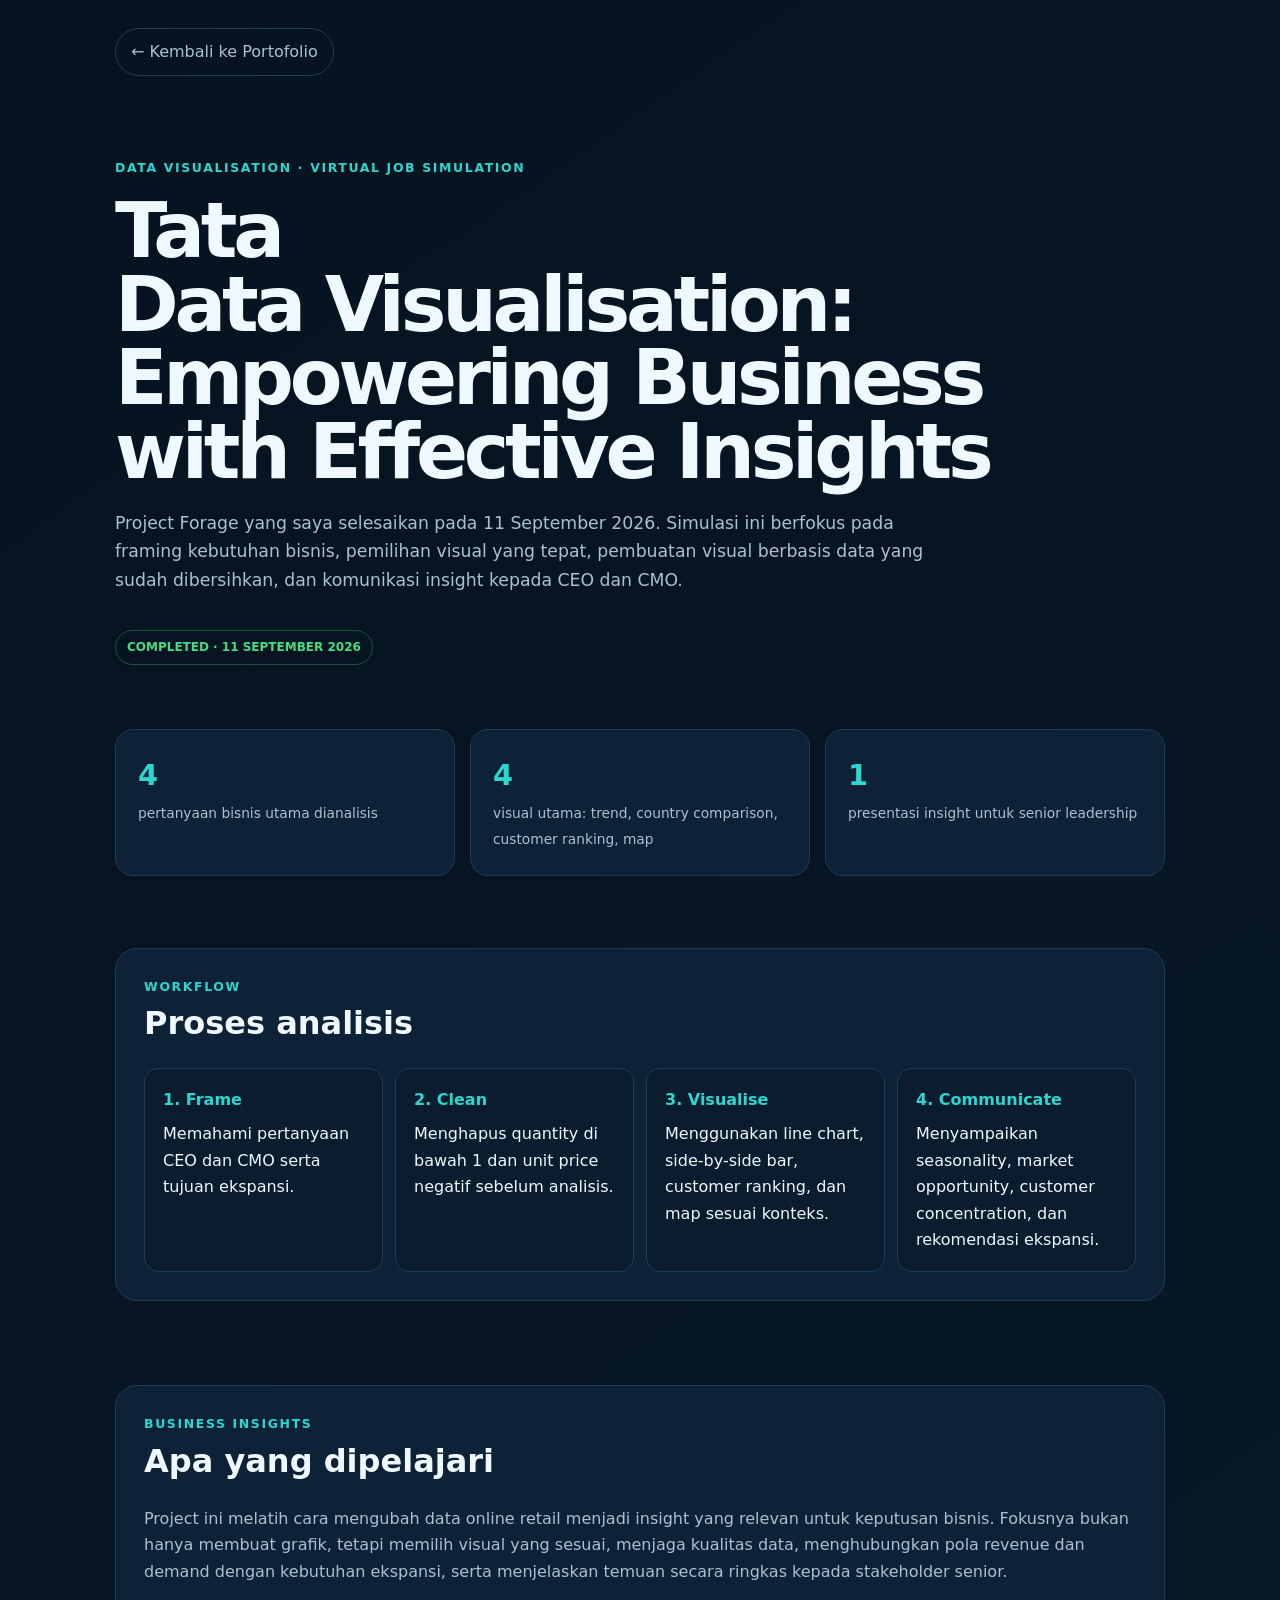
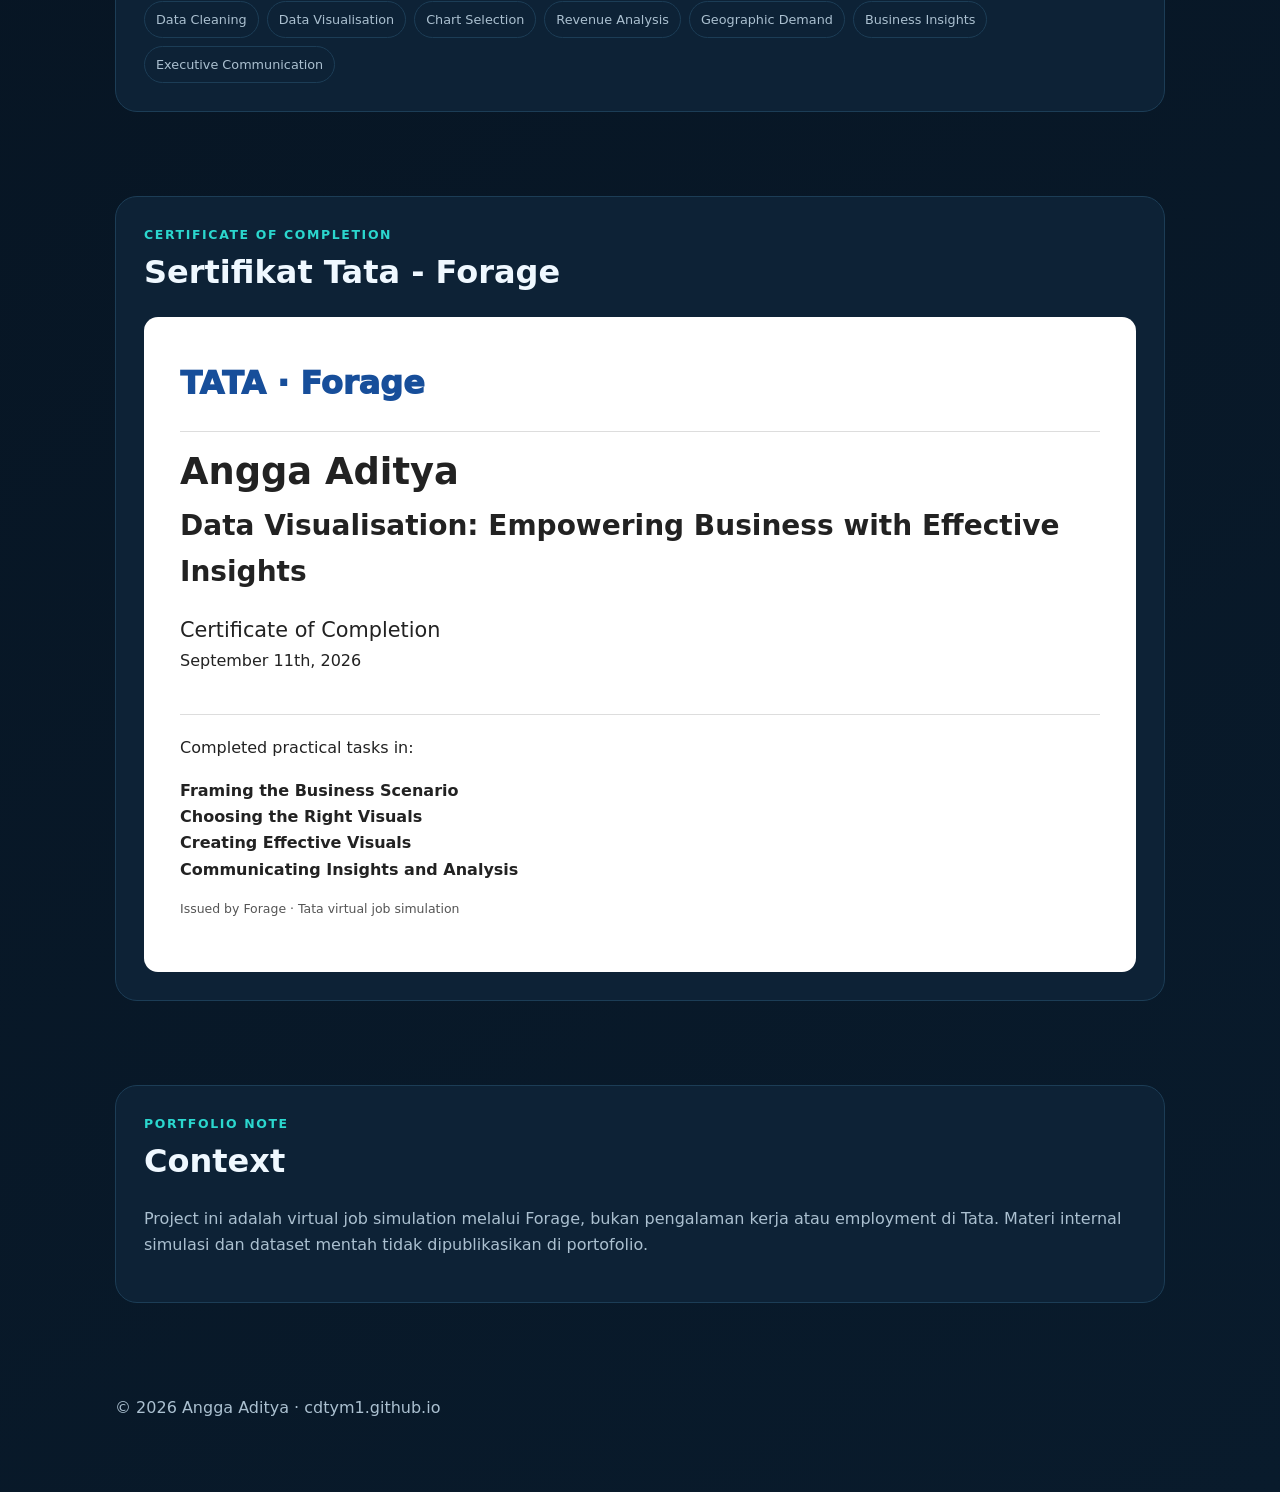
<file: tata-data-visualisation.html>
<!doctype html>
<html lang="id">
<head>
<meta charset="utf-8">
<meta name="viewport" content="width=device-width,initial-scale=1">
<meta name="description" content="Tata Data Visualisation: Empowering Business with Effective Insights - Forage case study by Angga Aditya.">
<title>Tata Data Visualisation Case Study - Angga Aditya</title>
<style>
:root{--bg:#06121f;--card:#0d2236;--line:#1c3d56;--text:#eff8ff;--muted:#abc0d0;--a:#2bd7ce;--green:#45dc86}*{box-sizing:border-box}body{margin:0;background:linear-gradient(145deg,#06121f,#091b2c);color:var(--text);font:16px/1.65 Inter,system-ui,-apple-system,"Segoe UI",sans-serif}a{color:inherit;text-decoration:none}.wrap{width:min(1050px,calc(100% - 32px));margin:auto}.top{padding:28px 0}.back{display:inline-flex;padding:10px 15px;border:1px solid var(--line);border-radius:99px;color:var(--muted)}header{padding:54px 0 34px}.kicker{font-size:.78rem;font-weight:900;letter-spacing:.13em;text-transform:uppercase;color:var(--a)}h1{font-size:clamp(2.5rem,6vw,5rem);line-height:.96;letter-spacing:-.055em;margin:15px 0 20px}.lead{max-width:820px;color:var(--muted);font-size:1.08rem}.status{display:inline-flex;margin-top:18px;padding:7px 11px;border:1px solid rgba(69,220,134,.3);border-radius:99px;color:var(--green);font-size:.75rem;font-weight:900}.grid{display:grid;grid-template-columns:repeat(3,1fr);gap:15px;margin:30px 0}.metric{padding:22px;border:1px solid var(--line);border-radius:18px;background:var(--card)}.metric b{display:block;color:var(--a);font-size:1.8rem}.metric span{color:var(--muted);font-size:.86rem}section{padding:42px 0}.panel{padding:28px;border:1px solid var(--line);border-radius:22px;background:var(--card)}h2{font-size:2rem;margin:0 0 18px}.flow{display:grid;grid-template-columns:repeat(4,1fr);gap:12px}.step{padding:18px;border:1px solid var(--line);border-radius:14px;background:#0a1c2d}.step b{display:block;color:var(--a);margin-bottom:8px}.notes{color:var(--muted)}.tags{display:flex;flex-wrap:wrap;gap:8px}.tag{padding:7px 11px;border:1px solid var(--line);border-radius:99px;color:var(--muted);font-size:.8rem}.certificate{background:#fff;color:#222;border-radius:14px;padding:40px 36px}.cert-brand{font-size:2rem;font-weight:950;color:#174e9a}.cert-name{font-size:2.3rem;font-weight:800;margin-top:22px;border-top:1px solid #ddd;padding-top:10px}.cert-title{font-size:1.75rem;font-weight:800}.cert-type{font-size:1.3rem;margin-top:18px}.cert-date{font-size:1rem}.cert-line{height:1px;background:#ddd;margin:40px 0 20px}.cert-small{font-size:.78rem;color:#555}footer{padding:50px 0 70px;color:var(--muted)}@media(max-width:760px){.grid,.flow{grid-template-columns:1fr}.certificate{padding:28px 22px}.cert-name{font-size:1.8rem}.cert-title{font-size:1.4rem}}
</style>
</head>
<body>
<div class="wrap">
<div class="top"><a class="back" href="/">← Kembali ke Portofolio</a></div>
<header><div class="kicker">Data Visualisation · Virtual Job Simulation</div><h1>Tata<br>Data Visualisation: Empowering Business with Effective Insights</h1><p class="lead">Project Forage yang saya selesaikan pada 11 September 2026. Simulasi ini berfokus pada framing kebutuhan bisnis, pemilihan visual yang tepat, pembuatan visual berbasis data yang sudah dibersihkan, dan komunikasi insight kepada CEO dan CMO.</p><div class="status">COMPLETED · 11 SEPTEMBER 2026</div></header>
<div class="grid"><div class="metric"><b>4</b><span>pertanyaan bisnis utama dianalisis</span></div><div class="metric"><b>4</b><span>visual utama: trend, country comparison, customer ranking, map</span></div><div class="metric"><b>1</b><span>presentasi insight untuk senior leadership</span></div></div>
<section><div class="panel"><div class="kicker">Workflow</div><h2>Proses analisis</h2><div class="flow"><div class="step"><b>1. Frame</b>Memahami pertanyaan CEO dan CMO serta tujuan ekspansi.</div><div class="step"><b>2. Clean</b>Menghapus quantity di bawah 1 dan unit price negatif sebelum analisis.</div><div class="step"><b>3. Visualise</b>Menggunakan line chart, side-by-side bar, customer ranking, dan map sesuai konteks.</div><div class="step"><b>4. Communicate</b>Menyampaikan seasonality, market opportunity, customer concentration, dan rekomendasi ekspansi.</div></div></div></section>
<section><div class="panel"><div class="kicker">Business insights</div><h2>Apa yang dipelajari</h2><p class="notes">Project ini melatih cara mengubah data online retail menjadi insight yang relevan untuk keputusan bisnis. Fokusnya bukan hanya membuat grafik, tetapi memilih visual yang sesuai, menjaga kualitas data, menghubungkan pola revenue dan demand dengan kebutuhan ekspansi, serta menjelaskan temuan secara ringkas kepada stakeholder senior.</p><div class="tags"><span class="tag">Data Cleaning</span><span class="tag">Data Visualisation</span><span class="tag">Chart Selection</span><span class="tag">Revenue Analysis</span><span class="tag">Geographic Demand</span><span class="tag">Business Insights</span><span class="tag">Executive Communication</span></div></div></section>
<section><div class="panel"><div class="kicker">Certificate of Completion</div><h2>Sertifikat Tata - Forage</h2><div class="certificate"><div class="cert-brand">TATA · Forage</div><div class="cert-name">Angga Aditya</div><div class="cert-title">Data Visualisation: Empowering Business with Effective Insights</div><div class="cert-type">Certificate of Completion</div><div class="cert-date">September 11th, 2026</div><div class="cert-line"></div><p>Completed practical tasks in:</p><p><b>Framing the Business Scenario</b><br><b>Choosing the Right Visuals</b><br><b>Creating Effective Visuals</b><br><b>Communicating Insights and Analysis</b></p><p class="cert-small">Issued by Forage · Tata virtual job simulation</p></div></div></section>
<section><div class="panel"><div class="kicker">Portfolio note</div><h2>Context</h2><p class="notes">Project ini adalah virtual job simulation melalui Forage, bukan pengalaman kerja atau employment di Tata. Materi internal simulasi dan dataset mentah tidak dipublikasikan di portofolio.</p></div></section>
<footer>© 2026 Angga Aditya · <a href="/">cdtym1.github.io</a></footer>
</div>
</body>
</html>
</file>
<file: ulang-tahun-ambar/style.css>
:root{color-scheme:dark;--bg:#101e31;--ink:#f9f3e7;--gold:#dec28b;--muted:#b8c0cb}*{box-sizing:border-box}html{scroll-behavior:smooth;scroll-padding-top:35px}body{margin:0;background:var(--bg);color:var(--ink);font-family:Arial,sans-serif;font-size:16px;line-height:1.7}a{color:inherit;text-decoration:none}a:focus-visible,summary:focus-visible{outline:2px solid var(--gold);outline-offset:7px}header,main,footer{max-width:1280px;margin:auto}header{padding:30px 64px;display:flex;justify-content:space-between;align-items:center;border-bottom:1px solid #ffffff18}.brand{font-family:Georgia,serif;font-size:27px}.brand span{margin-left:12px;color:var(--gold)}.small-link{font-size:14px;border-bottom:1px solid #dec28b66;padding-bottom:3px}.hero{display:grid;grid-template-columns:1fr 1fr;gap:60px;padding:70px 64px 95px;align-items:center}.eyebrow{font-size:12px;letter-spacing:2.8px;color:var(--gold);font-weight:600;margin:0 0 26px}.arabic{font-family:Georgia,serif;font-size:29px;text-align:left;color:var(--gold);margin:20px 0}h1,h2,p{overflow-wrap:break-word}h1,h2{font-family:Georgia,'Times New Roman',serif;font-weight:400;line-height:1.08;margin:0}h1{font-size:clamp(58px,6.6vw,90px);letter-spacing:-3px}em{color:var(--gold);font-weight:400}.lead{font-size:18px;color:#d0d6de;line-height:1.8;margin:28px 0}.button{display:inline-flex;gap:40px;background:var(--gold);color:#101e31;padding:14px 24px;border-radius:3px;font-size:15px;transition:background .2s}.button:hover{background:#f1d9ac}.tiny{font-size:12px;color:var(--muted);margin-top:18px}.portrait{position:relative;padding:12px 12px 52px;border:1px solid #dec28b66;border-radius:220px 220px 3px 3px;transform:rotate(2deg)}.portrait img{width:100%;height:510px;object-fit:cover;object-position:50% 55%;border-radius:210px 210px 1px 1px;display:block}.photo-note{position:absolute;bottom:82px;left:-28px;right:24px;background:#f9f3e7;color:#233145;padding:13px 20px;text-align:center;font-family:Georgia,serif;font-style:italic;font-size:19px;transform:rotate(-5deg);box-shadow:0 8px 24px #0003}.photo-index{text-align:center;display:block;margin-top:20px;font-size:11px;letter-spacing:2px;color:var(--gold)}.letter-section{padding:85px 64px 95px;border-top:1px solid #ffffff18;background:#142439;text-align:center}h2{font-size:clamp(33px,4vw,51px);line-height:1.22}.letter{max-width:740px;margin:45px auto 0;text-align:left;background:#f8f3e9;color:#303c48;padding:40px 54px;border-top:3px solid var(--gold);box-shadow:0 20px 50px #0002}.letter p{margin:0 0 23px}.letter-mark{color:#8d6b32;font-size:28px;display:block;text-align:center;margin-bottom:18px}.letter .greeting{font-family:Georgia,serif;font-size:28px}.letter details{border-top:1px solid #c9bb9f;padding-top:15px}.letter summary{cursor:pointer;display:flex;align-items:center;justify-content:space-between;font-weight:bold;color:#60471e;font-size:14px;list-style:none}.letter summary::-webkit-details-marker{display:none}.letter summary span{font-size:25px;font-weight:400}.letter details[open] summary span{transform:rotate(45deg)}.extra{padding-top:28px}.letter .amen{font-family:Georgia,serif;font-size:23px;font-style:italic;color:#735625;margin-bottom:0}.memories{padding:95px 64px}.section-head{display:flex;justify-content:space-between;align-items:end;gap:30px;margin-bottom:42px}.section-head>p{font-size:14px;color:var(--muted)}.section-head .eyebrow{margin-bottom:18px}.gallery{display:grid;grid-template-columns:repeat(3,1fr);gap:32px 24px}.gallery figure{margin:0}.gallery img{display:block;width:100%;height:370px;object-fit:cover;border-radius:3px}.gallery figcaption{font-family:Georgia,serif;color:#c4ccd5;font-style:italic;padding:13px 0;font-size:16px}.closing{text-align:center;padding:65px 24px 100px;border-top:1px solid #ffffff18}.closing>span{font-size:45px;color:var(--gold);display:block;margin-bottom:28px}.closing .eyebrow{margin-bottom:24px}.closing p:not(.eyebrow){color:#c4ccd5;margin:28px 0}.closing a{display:inline-block;margin-top:20px}footer{display:flex;justify-content:space-between;border-top:1px solid #ffffff18;padding:25px 64px;font-size:12px;color:var(--muted)}@media(min-width:1000px){.gallery figure:nth-child(3n+2){padding-top:35px}}@media(max-width:760px){header{padding:20px 24px}.hero{grid-template-columns:1fr;padding:45px 28px 65px;gap:45px}.intro{text-align:center}.arabic{text-align:center}.eyebrow{font-size:12px;letter-spacing:1.7px}h1{font-size:65px;letter-spacing:-2px}.lead{font-size:17px}.portrait{max-width:420px;margin:0 auto;width:95%;transform:rotate(1.5deg)}.portrait img{height:440px}.photo-note{left:-13px;font-size:17px;padding:12px}.letter-section{padding:60px 22px}.letter{padding:28px 24px;margin-top:30px}.memories{padding:65px 22px}.section-head{display:block}.section-head>p{margin-top:18px}.gallery{grid-template-columns:repeat(2,1fr);gap:20px 14px}.gallery img{height:260px}.gallery figcaption{font-size:14px}.closing{padding:50px 22px 65px}footer{padding:22px;display:block;text-align:center}footer span{display:block;margin-top:5px}}@media(max-width:380px){header .small-link{font-size:12px}h1{font-size:56px}.portrait img{height:360px}.gallery img{height:215px}}@media(prefers-reduced-motion:reduce){html{scroll-behavior:auto}*{transition:none!important}}
.gift-cover{min-height:100svh;display:flex;align-items:center;justify-content:center;flex-direction:column;text-align:center;padding:56px 24px;border:1px solid #dec28b44;margin:16px;background:radial-gradient(ellipse at 50% 20%,#25374f 0%,#101e31 70%)}.cover-star{font-size:60px;color:var(--gold);line-height:1;margin:10px 0 25px}.cover-for{font-family:Georgia,serif;font-size:23px;font-style:italic;margin:0 0 12px}.gift-cover h1{font-size:clamp(52px,8vw,100px)}.cover-copy{color:var(--muted);margin:25px 0 32px;font-size:18px}.gift-cover .eyebrow{margin-bottom:28px}.birthday-title{font-size:clamp(48px,5.6vw,75px);letter-spacing:-2px}.gift-opened .gift-cover{display:none}.gift-opened .hero{animation:arrive 1s ease both}.photo-button{padding:0;border:0;background:none;display:block;width:100%;cursor:zoom-in}.photo-button:focus-visible,button:focus-visible{outline:2px solid var(--gold);outline-offset:5px}dialog{border:1px solid #dec28b66;border-radius:8px;background:#101e31;color:var(--ink);padding:16px;max-width:min(90vw,900px);max-height:94svh}dialog::backdrop{background:#030a14e8}.viewer{position:relative;text-align:center}.viewer>img{display:block;max-width:100%;width:auto;max-height:68svh;margin:0 auto;object-fit:contain}.close-viewer{position:absolute;right:8px;top:8px;z-index:1;border:1px solid #fff8;border-radius:50%;width:44px;height:44px;background:#101e31e8;color:#fff;font-size:28px;cursor:pointer}.photo-controls{display:flex;justify-content:center;align-items:center;gap:26px}.photo-controls button{background:#dec28b;color:#101e31;border:0;border-radius:50%;width:44px;height:44px;font-size:23px;cursor:pointer}.viewer p{margin:14px 0;font-size:16px}.modal-open{overflow:hidden}@keyframes arrive{from{opacity:0;transform:translateY(16px)}to{opacity:1;transform:translateY(0)}}@media(max-width:760px){.gift-cover{margin:10px;min-height:calc(100svh - 20px)}.gallery{display:flex;overflow-x:auto;scroll-snap-type:x mandatory;padding-bottom:16px}.gallery figure{flex:0 0 78%;scroll-snap-align:center}.gallery img{height:380px}.birthday-title{font-size:51px}.gift-cover h1{letter-spacing:-1.5px}dialog{max-width:94vw;padding:10px}.viewer>img{max-height:65svh}}@media(prefers-reduced-motion:reduce){.gift-opened .hero{animation:none}}
/* Photo letters */
.memory-progress{font-size:14px;color:var(--gold);padding:16px 0;border-top:1px solid #dec28b33;margin:0 0 25px}.memory-caption{margin:0 0 12px;font-size:18px}.gallery figcaption{font-style:normal}.memory-message{border-top:1px solid #dec28b44;border-bottom:1px solid #dec28b44}.memory-message summary,#viewer-message summary{display:flex;justify-content:space-between;align-items:center;gap:16px;cursor:pointer;padding:16px 0;font:14px/1.5 Arial,sans-serif;color:var(--gold);list-style:none;min-height:52px}.memory-message summary::-webkit-details-marker,#viewer-message summary::-webkit-details-marker{display:none}.memory-message summary>span:last-child,#viewer-message summary>span:last-child{font-size:24px}.memory-message[open] summary>span:last-child,#viewer-message[open] summary>span:last-child{color:#fff}.memory-note{text-align:left;padding:5px 0 20px}.memory-note h3{font:italic 24px/1.3 Georgia,serif;color:var(--gold);margin:5px 0 14px}.memory-note p{font:16px/1.85 Arial,sans-serif;color:#e0e5ed;margin:0}.memory-message[open] .memory-note,#viewer-message[open] .memory-note{animation:arrive .4s ease both}.message-read .memory-message{border-bottom-color:var(--gold)}.photo-button img{transition:filter .25s ease}.photo-button:hover img{filter:brightness(1.07)}#photo-dialog{width:min(1080px,94vw);max-width:94vw;padding:0;max-height:92svh}.viewer{display:grid;grid-template-columns:1fr 1fr;align-items:stretch;text-align:left}.viewer-photo{background:#080f19;display:flex;align-items:center;justify-content:center;min-width:0}.viewer-photo img{display:block;width:100%;height:100%;max-height:85svh;min-height:400px;object-fit:contain}.viewer-letter{padding:52px 30px 26px;display:flex;flex-direction:column;justify-content:center;min-width:0}.viewer-letter .eyebrow{font-size:12px;letter-spacing:2px;margin:0 0 16px}.viewer-letter #photo-caption{font:32px/1.2 Georgia,serif;margin:0 0 25px;color:var(--ink)}#viewer-message{border-top:1px solid #dec28b44;border-bottom:1px solid #dec28b44;margin-bottom:25px}#viewer-message .memory-note p{margin:0}.viewer-letter .photo-controls{margin-top:auto;padding-top:20px}.viewer-letter .swipe-hint{font-size:12px;color:var(--muted);text-align:center;margin:14px 0 0}.viewer .close-viewer{position:fixed;position:sticky;grid-column:1/-1;justify-self:end;margin:8px 8px -52px 0;top:8px}.photo-controls button:hover{background:#f1d9ac}@media(max-width:760px){.viewer{display:block}.viewer-photo img{height:43svh;min-height:220px;max-height:440px}.viewer-letter{padding:24px 22px}.viewer-letter #photo-caption{font-size:27px;margin-bottom:20px}.viewer-letter .eyebrow{margin-bottom:12px}.viewer .close-viewer{float:right;display:block;margin:8px 8px -52px 0}.memory-note p{font-size:16px}.gallery{align-items:start}.gallery figure{padding-top:0}.memory-caption{font-size:18px}.memory-message summary{font-size:14px}.viewer-letter .photo-controls{padding-top:0}}@media(prefers-reduced-motion:reduce){.memory-message[open] .memory-note,#viewer-message[open] .memory-note{animation:none}}
</file>
